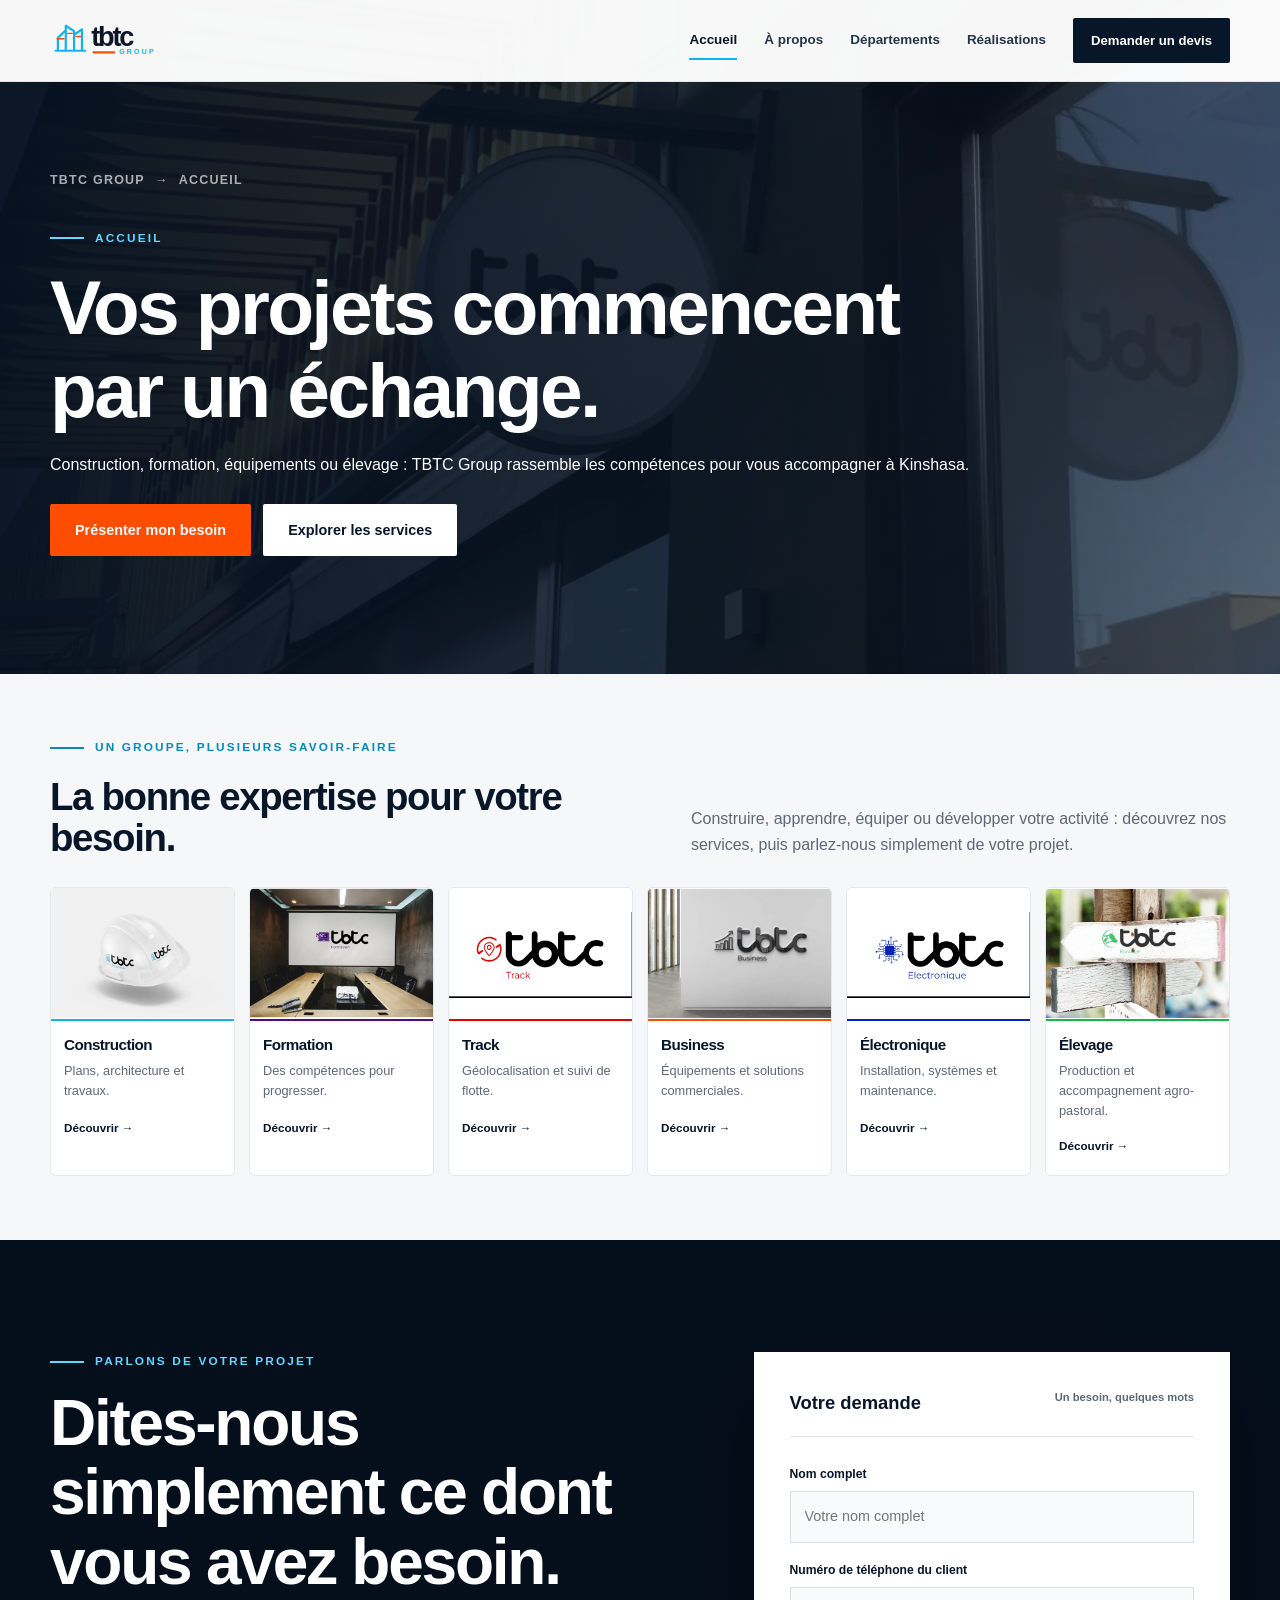
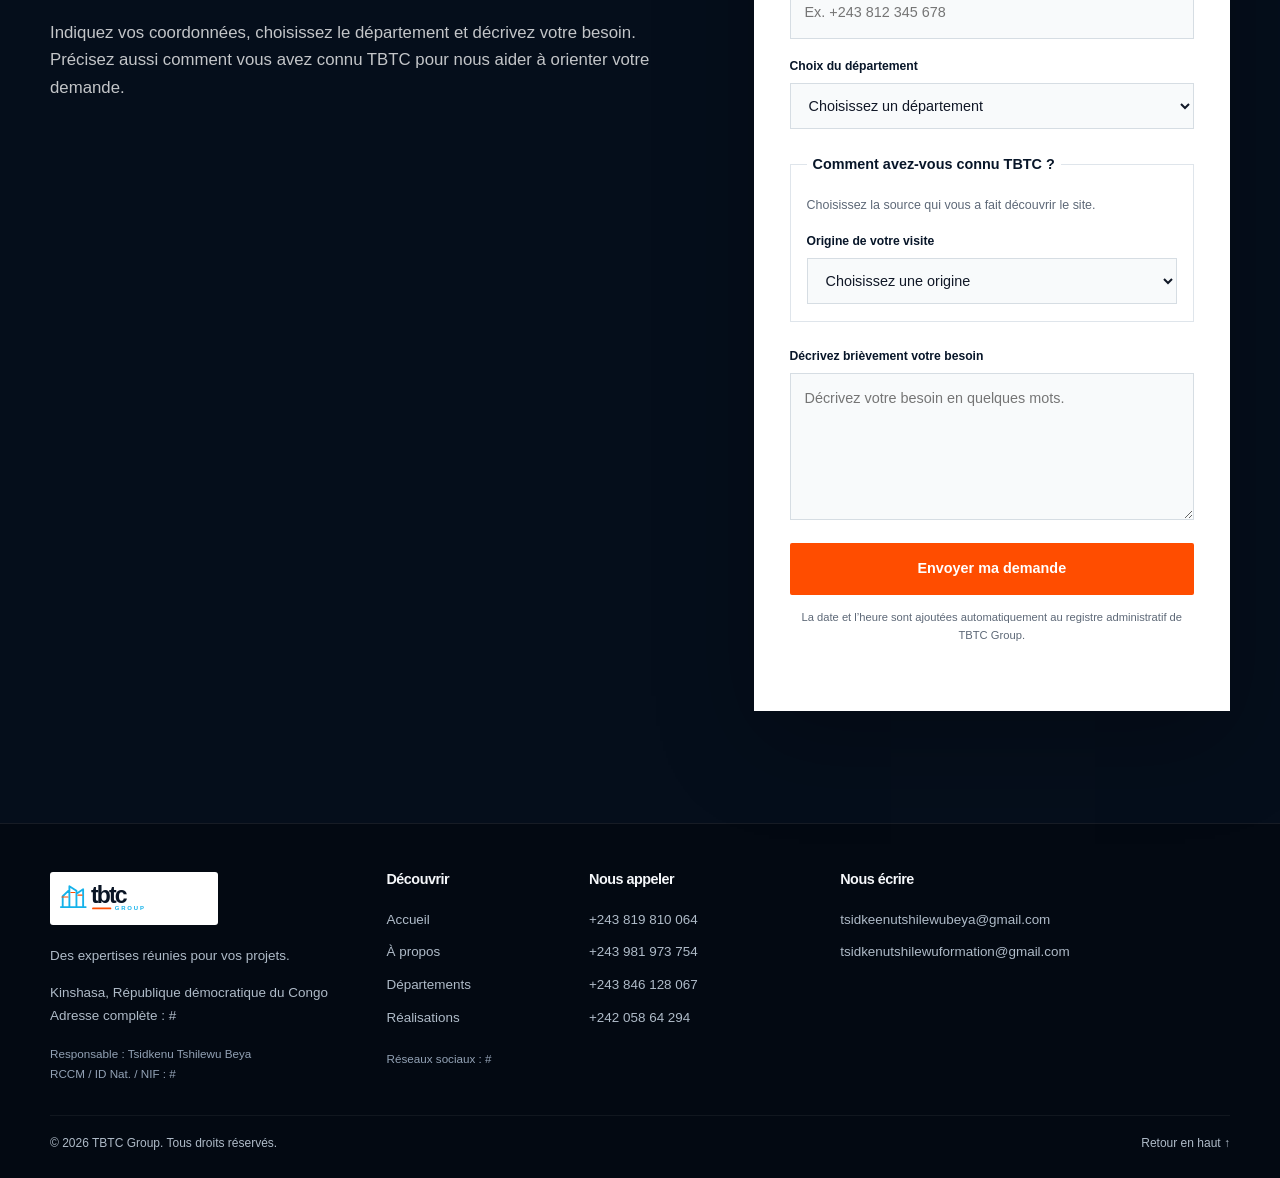
<file: index.html>
<!DOCTYPE html>
<html lang="fr">
<head>
  <meta charset="UTF-8">
  <meta name="viewport" content="width=device-width, initial-scale=1.0">
  <meta name="description" content="TBTC Group à Kinshasa : construction, formation, géolocalisation, business, électronique et élevage. Présentez simplement votre besoin.">
  <meta name="theme-color" content="#081629">
  <meta property="og:title" content="Accueil | TBTC Group">
  <meta property="og:description" content="TBTC Group à Kinshasa : construction, formation, géolocalisation, business, électronique et élevage. Présentez simplement votre besoin.">
  <meta property="og:type" content="website">
  <meta property="og:image" content="assets/images/departements/accueil.webp">
  <title>Accueil | TBTC Group</title>
  <link rel="icon" href="assets/logo-tbtc.svg" type="image/svg+xml">
  <link rel="stylesheet" href="styles.css">
</head>
<body>
  <a class="skip-link" href="#contenu">Aller au contenu</a>
  <header class="site-header" id="header">
    <div class="container header-inner">
      <a class="brand" href="index.html" aria-label="TBTC Group — Accueil">
        <img src="assets/logo-tbtc.svg" alt="TBTC Group">
      </a>
      <button class="menu-toggle" type="button" aria-expanded="false" aria-controls="navigation" aria-label="Ouvrir le menu">
        <span></span><span></span><span></span>
      </button>
      <nav class="main-nav" id="navigation" aria-label="Navigation principale">
        <a href="index.html" class="is-active" aria-current="page">Accueil</a>
        <a href="a-propos.html">À propos</a>
        <a href="departements.html">Départements</a>
        <a href="realisations.html">Réalisations</a>
        <a class="nav-cta" href="index.html#contact-form">Demander un devis</a>
      </nav>
    </div>
  </header>
  <main id="contenu">
    <section class="page-hero page-hero-contact" aria-labelledby="page-title">
      <div class="page-hero-overlay" aria-hidden="true"></div>
      <div class="container reveal">
        <p class="breadcrumb"><span>TBTC Group</span><span>→</span>Accueil</p>
        <p class="eyebrow light">Accueil</p>
        <h1 id="page-title">Vos projets commencent par un échange.</h1>
        <p>Construction, formation, équipements ou élevage : TBTC Group rassemble les compétences pour vous accompagner à Kinshasa.</p><div class="hero-actions"><a class="button button-primary" href="#contact-form">Présenter mon besoin</a><a class="button button-white" href="#services-title">Explorer les services</a></div>
      </div>
    </section>
    <section class="services-preview" aria-labelledby="services-title"><div class="container"><div class="services-intro"><div><p class="eyebrow">Un groupe, plusieurs savoir-faire</p><h2 id="services-title">La bonne expertise pour votre besoin.</h2></div><p>Construire, apprendre, équiper ou développer votre activité : découvrez nos services, puis parlez-nous simplement de votre projet.</p></div><div class="service-tiles"><a class="service-tile" href="departements.html#construction" style="--accent:#15b2ea"><img src="assets/images/departements/construction.webp" alt="" width="400" height="284" loading="lazy"><div><h3>Construction</h3><p>Plans, architecture et travaux.</p><span>Découvrir →</span></div></a><a class="service-tile" href="departements.html#formation" style="--accent:#4d0c83"><img src="assets/images/departements/formation.webp" alt="" width="400" height="284" loading="lazy"><div><h3>Formation</h3><p>Des compétences pour progresser.</p><span>Découvrir →</span></div></a><a class="service-tile" href="departements.html#track" style="--accent:#e60000"><img src="assets/images/departements/track.webp" alt="" width="400" height="284" loading="lazy"><div><h3>Track</h3><p>Géolocalisation et suivi de flotte.</p><span>Découvrir →</span></div></a><a class="service-tile" href="departements.html#business" style="--accent:#ff4d00"><img src="assets/images/departements/business.webp" alt="" width="400" height="284" loading="lazy"><div><h3>Business</h3><p>Équipements et solutions commerciales.</p><span>Découvrir →</span></div></a><a class="service-tile" href="departements.html#electronique" style="--accent:#0822bf"><img src="assets/images/departements/electronique.webp" alt="" width="400" height="284" loading="lazy"><div><h3>Électronique</h3><p>Installation, systèmes et maintenance.</p><span>Découvrir →</span></div></a><a class="service-tile" href="departements.html#elevage" style="--accent:#15b74b"><img src="assets/images/departements/elevage.webp" alt="" width="400" height="284" loading="lazy"><div><h3>Élevage</h3><p>Production et accompagnement agro-pastoral.</p><span>Découvrir →</span></div></a></div></div></section>
    <section class="contact-section" id="contact">
      <div class="container contact-layout">
        <div class="contact-copy reveal">
          <p class="eyebrow light">Parlons de votre projet</p>
          <h2>Dites-nous simplement ce dont vous avez besoin.</h2>
          <p>Indiquez vos coordonnées, choisissez le département et décrivez votre besoin. Précisez aussi comment vous avez connu TBTC pour nous aider à orienter votre demande.</p>

        </div>

        <form class="contact-form reveal delay-1" id="contact-form" action="#" method="post">
          <div class="form-heading">
            <span>Votre demande</span>
            <b>Un besoin, quelques mots</b>
          </div>
          <p class="request-context" id="request-context" hidden></p>
          <label>Nom complet
            <input type="text" name="nom" placeholder="Votre nom complet" autocomplete="name" maxlength="150" required>
          </label>
          <label>Numéro de téléphone du client
            <input type="tel" name="telephone" placeholder="Ex. +243 812 345 678" autocomplete="tel" maxlength="30" required>
          </label>
          <label>Choix du département
            <select name="departement" required>
              <option value="">Choisissez un département</option>
              <option value="construction">Construction</option>
              <option value="formation">Formation</option>
              <option value="track">Track — Géolocalisation</option>
              <option value="business">Business</option>
              <option value="electronique">Électronique</option>
              <option value="elevage">Élevage</option>
            </select>
          </label>
          <fieldset class="discovery-fields">
            <legend>Comment avez-vous connu TBTC ?</legend>
            <p class="discovery-note" id="discovery-note">Choisissez la source qui vous a fait découvrir le site.</p>
            <label>Origine de votre visite
              <select name="origine" aria-describedby="discovery-note" required>
                <option value="">Choisissez une origine</option>
                <option value="commissionnaire">Un commissionnaire</option>
                <option value="social">Réseau social / messagerie</option>
                <option value="search">Moteur de recherche</option>
                <option value="website">Lien depuis un autre site</option>
                <option value="direct">Adresse saisie ou favori</option>
                <option value="other">Autre source</option>
              </select>
            </label>
            <div id="social-fields" hidden>
              <label>Quel réseau ou quelle messagerie ?
                <select name="reseau" disabled>
                  <option value="">Choisissez un réseau</option>
                  <option>Facebook</option><option>Instagram</option><option>WhatsApp</option>
                  <option>TikTok</option><option>LinkedIn</option><option>YouTube</option>
                  <option>X</option><option>Telegram</option><option>Autre</option>
                </select>
              </label>
            </div>
            <div id="source-detail-fields" hidden>
              <label>Précisez la source
                <input name="source_detail" type="text" placeholder="Nom du site, du moteur ou de la source" maxlength="160" disabled>
              </label>
            </div>
            <div id="commission-fields" hidden>
              <label>Nom complet du commissionnaire
                <input name="commissionnaire_nom" type="text" autocomplete="off" maxlength="150" disabled>
              </label>
              <label>Numéro de téléphone du commissionnaire
                <input name="commissionnaire_telephone" type="tel" placeholder="Ex. +243 812 345 678" autocomplete="off" maxlength="30" disabled>
              </label>
            </div>
          </fieldset>
          <label>Décrivez brièvement votre besoin
            <textarea name="message" rows="5" maxlength="4000" placeholder="Ex. Je souhaite un plan architectural pour une maison R+3." required></textarea>
          </label>
          <label class="form-trap" aria-hidden="true">Site web
            <input type="text" name="website" tabindex="-1" autocomplete="off">
          </label>
          <button class="button button-primary button-full submit-button" type="submit" data-default-label="Envoyer ma demande">
            <span class="submit-button-label">Envoyer ma demande</span>
            <span class="submit-button-loader" aria-hidden="true"></span>
          </button>
          <p class="form-note">La date et l’heure sont ajoutées automatiquement au registre administratif de TBTC Group.</p>
          <p class="form-status" id="form-status" aria-live="polite"></p>
          <section class="submission-receipt" id="submission-receipt" aria-live="polite" hidden>
            <div class="receipt-check" aria-hidden="true">✓</div>
            <div class="receipt-content">
              <span class="receipt-eyebrow">Accusé d’enregistrement TBTC</span>
              <h3>Demande enregistrée avec succès</h3>
              <p>Conservez les informations ci-dessous pour le suivi de votre demande.</p>
              <dl class="receipt-details">
                <div><dt>N° d’ordre</dt><dd id="receipt-reference">#</dd></div>
                <div><dt>Date</dt><dd id="receipt-date">#</dd></div>
                <div><dt>Heure de Kinshasa</dt><dd id="receipt-time">#</dd></div>
              </dl>
            </div>
          </section>
        </form>
      </div>
    </section>
  </main>
<footer class="site-footer">
    <div class="container footer-grid">
      <div class="footer-identity">
        <a class="footer-logo" href="index.html" aria-label="TBTC Group — Accueil"><img src="assets/logo-tbtc.svg" alt="TBTC Group" width="168" height="44"></a>
        <p>Des expertises réunies pour vos projets.</p>
        <address>Kinshasa, République démocratique du Congo<br>Adresse complète : #</address>
        <p class="footer-meta">Responsable : Tsidkenu Tshilewu Beya<br>RCCM / ID Nat. / NIF : #</p>
      </div>
      <nav class="footer-links" aria-label="Navigation du pied de page">
        <h3>Découvrir</h3>
        <a href="index.html">Accueil</a>
        <a href="a-propos.html">À propos</a>
        <a href="departements.html">Départements</a>
        <a href="realisations.html">Réalisations</a>
        <p class="footer-meta">Réseaux sociaux : #</p>
      </nav>
      <div class="footer-phones">
        <h3>Nous appeler</h3>
        <a href="tel:+243819810064">+243 819 810 064</a>
        <a href="tel:+243981973754">+243 981 973 754</a>
        <a href="tel:+243846128067">+243 846 128 067</a>
        <a href="tel:+24205864294">+242 058 64 294</a>
      </div>
      <div class="footer-emails">
        <h3>Nous écrire</h3>
        <a href="mailto:tsidkeenutshilewubeya@gmail.com">tsidkeenutshilewubeya@gmail.com</a>
        <a href="mailto:tsidkenutshilewuformation@gmail.com">tsidkenutshilewuformation@gmail.com</a>
      </div>
    </div>
    <div class="container footer-bottom">
      <p>© <span class="current-year">2026</span> TBTC Group. Tous droits réservés.</p>
      <a href="#contenu">Retour en haut ↑</a>
    </div>
  </footer>
  <script src="config.js"></script>
  <script src="attribution.js"></script>
  <script src="script.js"></script>
</body>
</html>
</file>
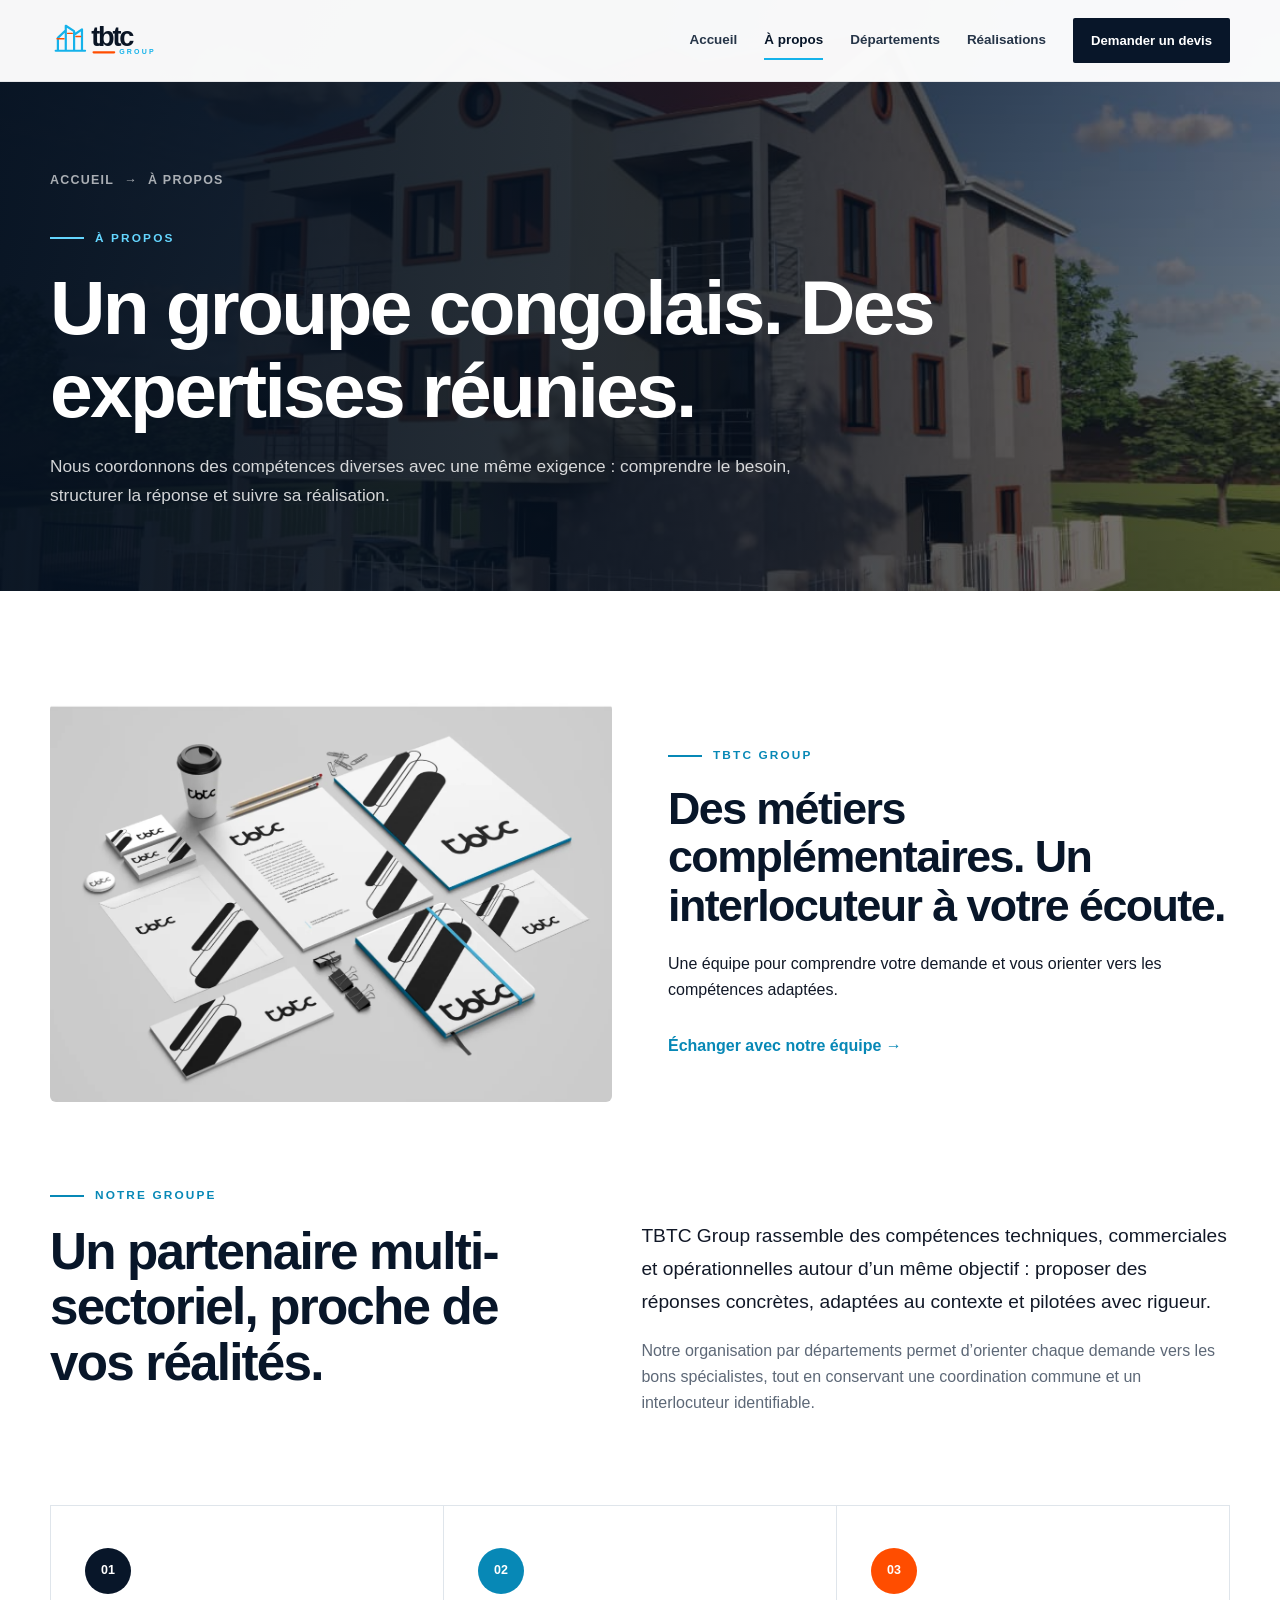
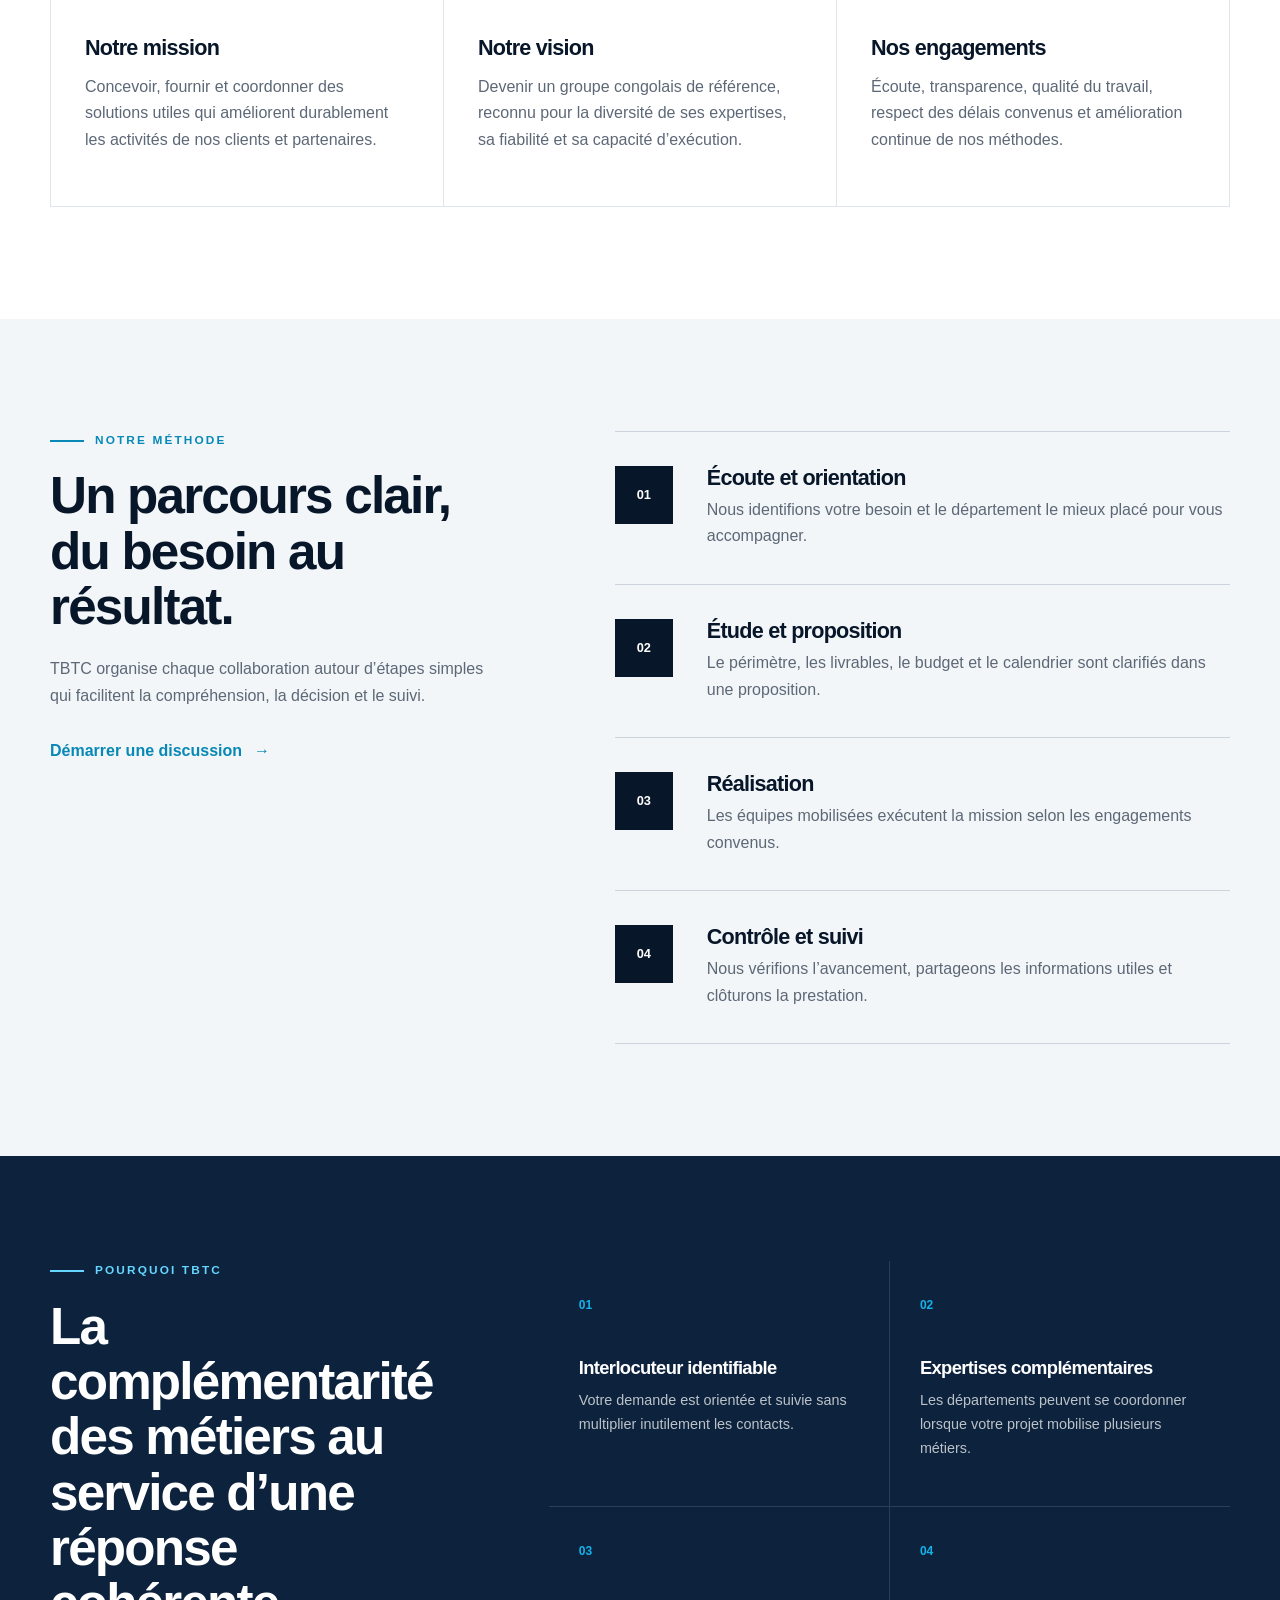
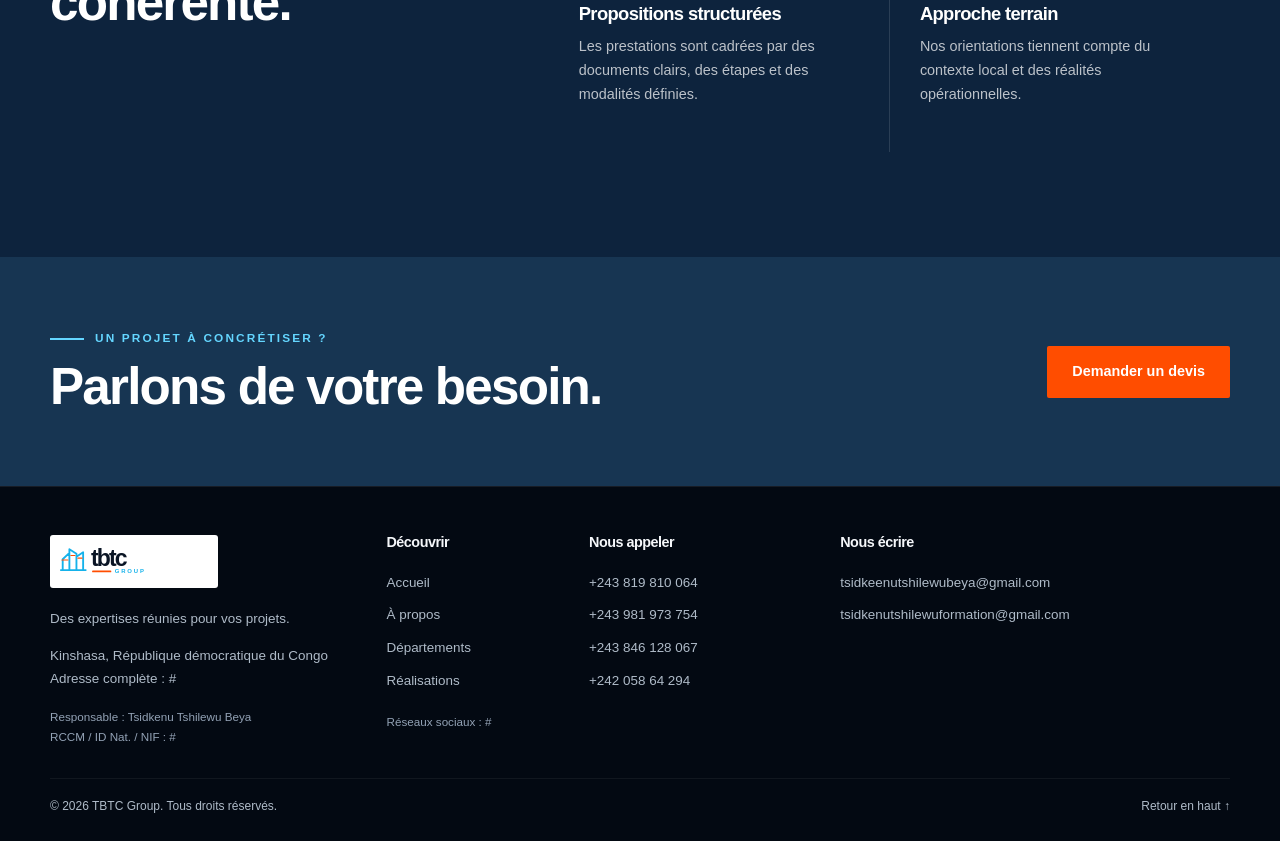
<file: a-propos.html>
<!DOCTYPE html>
<html lang="fr">
<head>
  <meta charset="UTF-8">
  <meta name="viewport" content="width=device-width, initial-scale=1.0">
  <meta name="description" content="Découvrez TBTC Group : notre mission, notre vision, nos engagements et notre méthode de travail.">
  <meta name="theme-color" content="#081629">
  <meta property="og:title" content="TBTC Group | À propos">
  <meta property="og:description" content="Découvrez TBTC Group : notre mission, notre vision, nos engagements et notre méthode de travail.">
  <meta property="og:type" content="website">
  <meta property="og:image" content="assets/images/architecture/residence-r4-facade.jpg">
  <title>TBTC Group | À propos</title>
  <link rel="icon" href="assets/logo-tbtc.svg" type="image/svg+xml">
  <link rel="stylesheet" href="styles.css">
</head>
<body>
  <a class="skip-link" href="#contenu">Aller au contenu</a>
  <header class="site-header" id="header">
    <div class="container header-inner">
      <a class="brand" href="index.html" aria-label="TBTC Group — Accueil">
        <img src="assets/logo-tbtc.svg" alt="TBTC Group">
      </a>
      <button class="menu-toggle" type="button" aria-expanded="false" aria-controls="navigation" aria-label="Ouvrir le menu">
        <span></span><span></span><span></span>
      </button>
      <nav class="main-nav" id="navigation" aria-label="Navigation principale">
        <a href="index.html">Accueil</a>
        <a href="a-propos.html" class="is-active" aria-current="page">À propos</a>
        <a href="departements.html">Départements</a>
        <a href="realisations.html">Réalisations</a>
        <a class="nav-cta" href="index.html#contact-form">Demander un devis</a>
      </nav>
    </div>
  </header>
  <main id="contenu">
    <section class="page-hero page-hero-about" aria-labelledby="page-title">
      <div class="page-hero-overlay" aria-hidden="true"></div>
      <div class="container reveal">
        <p class="breadcrumb"><a href="index.html">Accueil</a><span>→</span>À propos</p>
        <p class="eyebrow light">À propos</p>
        <h1 id="page-title">Un groupe congolais. Des expertises réunies.</h1>
        <p>Nous coordonnons des compétences diverses avec une même exigence : comprendre le besoin, structurer la réponse et suivre sa réalisation.</p>
      </div>
    </section>
<section class="section section-intro" id="groupe">
      <div class="container about-signature"><img src="assets/images/departements/groupe.webp" alt="Identité visuelle et supports TBTC Group" width="1200" height="853" loading="lazy"><div><p class="eyebrow">TBTC Group</p><h2>Des métiers complémentaires. Un interlocuteur à votre écoute.</h2><p>Une équipe pour comprendre votre demande et vous orienter vers les compétences adaptées.</p><a class="text-link" href="index.html#contact-form">Échanger avec notre équipe →</a></div></div><div class="container intro-grid">
        <div class="section-heading reveal">
          <p class="eyebrow">Notre groupe</p>
          <h2>Un partenaire multi-sectoriel, proche de vos réalités.</h2>
        </div>
        <div class="intro-copy reveal delay-1">
          <p class="lead">TBTC Group rassemble des compétences techniques, commerciales et opérationnelles autour d’un même objectif : proposer des réponses concrètes, adaptées au contexte et pilotées avec rigueur.</p>
          <p>Notre organisation par départements permet d’orienter chaque demande vers les bons spécialistes, tout en conservant une coordination commune et un interlocuteur identifiable.</p>
        </div>
      </div>

      <div class="container orientation-grid">
        <article class="orientation-card reveal">
          <span class="orientation-number">01</span>
          <h3>Notre mission</h3>
          <p>Concevoir, fournir et coordonner des solutions utiles qui améliorent durablement les activités de nos clients et partenaires.</p>
        </article>
        <article class="orientation-card reveal delay-1">
          <span class="orientation-number">02</span>
          <h3>Notre vision</h3>
          <p>Devenir un groupe congolais de référence, reconnu pour la diversité de ses expertises, sa fiabilité et sa capacité d’exécution.</p>
        </article>
        <article class="orientation-card reveal delay-2">
          <span class="orientation-number">03</span>
          <h3>Nos engagements</h3>
          <p>Écoute, transparence, qualité du travail, respect des délais convenus et amélioration continue de nos méthodes.</p>
        </article>
      </div>
    </section>
<section class="section method-section" id="methode">
      <div class="container method-layout">
        <div class="section-heading reveal">
          <p class="eyebrow">Notre méthode</p>
          <h2>Un parcours clair, du besoin au résultat.</h2>
          <p>TBTC organise chaque collaboration autour d’étapes simples qui facilitent la compréhension, la décision et le suivi.</p>
          <a class="text-link" href="index.html#contact-form">Démarrer une discussion <span>→</span></a>
        </div>
        <ol class="steps-list">
          <li class="reveal"><span>01</span><div><h3>Écoute et orientation</h3><p>Nous identifions votre besoin et le département le mieux placé pour vous accompagner.</p></div></li>
          <li class="reveal delay-1"><span>02</span><div><h3>Étude et proposition</h3><p>Le périmètre, les livrables, le budget et le calendrier sont clarifiés dans une proposition.</p></div></li>
          <li class="reveal delay-2"><span>03</span><div><h3>Réalisation</h3><p>Les équipes mobilisées exécutent la mission selon les engagements convenus.</p></div></li>
          <li class="reveal delay-3"><span>04</span><div><h3>Contrôle et suivi</h3><p>Nous vérifions l’avancement, partageons les informations utiles et clôturons la prestation.</p></div></li>
        </ol>
      </div>
    </section>
<section class="value-section">
      <div class="container value-layout">
        <div class="value-title reveal">
          <p class="eyebrow light">Pourquoi TBTC</p>
          <h2>La complémentarité des métiers au service d’une réponse cohérente.</h2>
        </div>
        <div class="value-grid">
          <article class="reveal"><span>01</span><h3>Interlocuteur identifiable</h3><p>Votre demande est orientée et suivie sans multiplier inutilement les contacts.</p></article>
          <article class="reveal delay-1"><span>02</span><h3>Expertises complémentaires</h3><p>Les départements peuvent se coordonner lorsque votre projet mobilise plusieurs métiers.</p></article>
          <article class="reveal delay-2"><span>03</span><h3>Propositions structurées</h3><p>Les prestations sont cadrées par des documents clairs, des étapes et des modalités définies.</p></article>
          <article class="reveal delay-3"><span>04</span><h3>Approche terrain</h3><p>Nos orientations tiennent compte du contexte local et des réalités opérationnelles.</p></article>
        </div>
      </div>
    </section>
<section class="cta-strip">
      <div class="container reveal">
        <div><p class="eyebrow light">Un projet à concrétiser ?</p><h2>Parlons de votre besoin.</h2></div>
        <a class="button button-primary" href="index.html#contact-form">Demander un devis</a>
      </div>
    </section>
  </main>
<footer class="site-footer">
    <div class="container footer-grid">
      <div class="footer-identity">
        <a class="footer-logo" href="index.html" aria-label="TBTC Group — Accueil"><img src="assets/logo-tbtc.svg" alt="TBTC Group" width="168" height="44"></a>
        <p>Des expertises réunies pour vos projets.</p>
        <address>Kinshasa, République démocratique du Congo<br>Adresse complète : #</address>
        <p class="footer-meta">Responsable : Tsidkenu Tshilewu Beya<br>RCCM / ID Nat. / NIF : #</p>
      </div>
      <nav class="footer-links" aria-label="Navigation du pied de page">
        <h3>Découvrir</h3>
        <a href="index.html">Accueil</a>
        <a href="a-propos.html">À propos</a>
        <a href="departements.html">Départements</a>
        <a href="realisations.html">Réalisations</a>
        <p class="footer-meta">Réseaux sociaux : #</p>
      </nav>
      <div class="footer-phones">
        <h3>Nous appeler</h3>
        <a href="tel:+243819810064">+243 819 810 064</a>
        <a href="tel:+243981973754">+243 981 973 754</a>
        <a href="tel:+243846128067">+243 846 128 067</a>
        <a href="tel:+24205864294">+242 058 64 294</a>
      </div>
      <div class="footer-emails">
        <h3>Nous écrire</h3>
        <a href="mailto:tsidkeenutshilewubeya@gmail.com">tsidkeenutshilewubeya@gmail.com</a>
        <a href="mailto:tsidkenutshilewuformation@gmail.com">tsidkenutshilewuformation@gmail.com</a>
      </div>
    </div>
    <div class="container footer-bottom">
      <p>© <span class="current-year">2026</span> TBTC Group. Tous droits réservés.</p>
      <a href="#contenu">Retour en haut ↑</a>
    </div>
  </footer>
  <script src="config.js"></script>
  <script src="attribution.js"></script>
  <script src="script.js"></script>
</body>
</html>
</file>
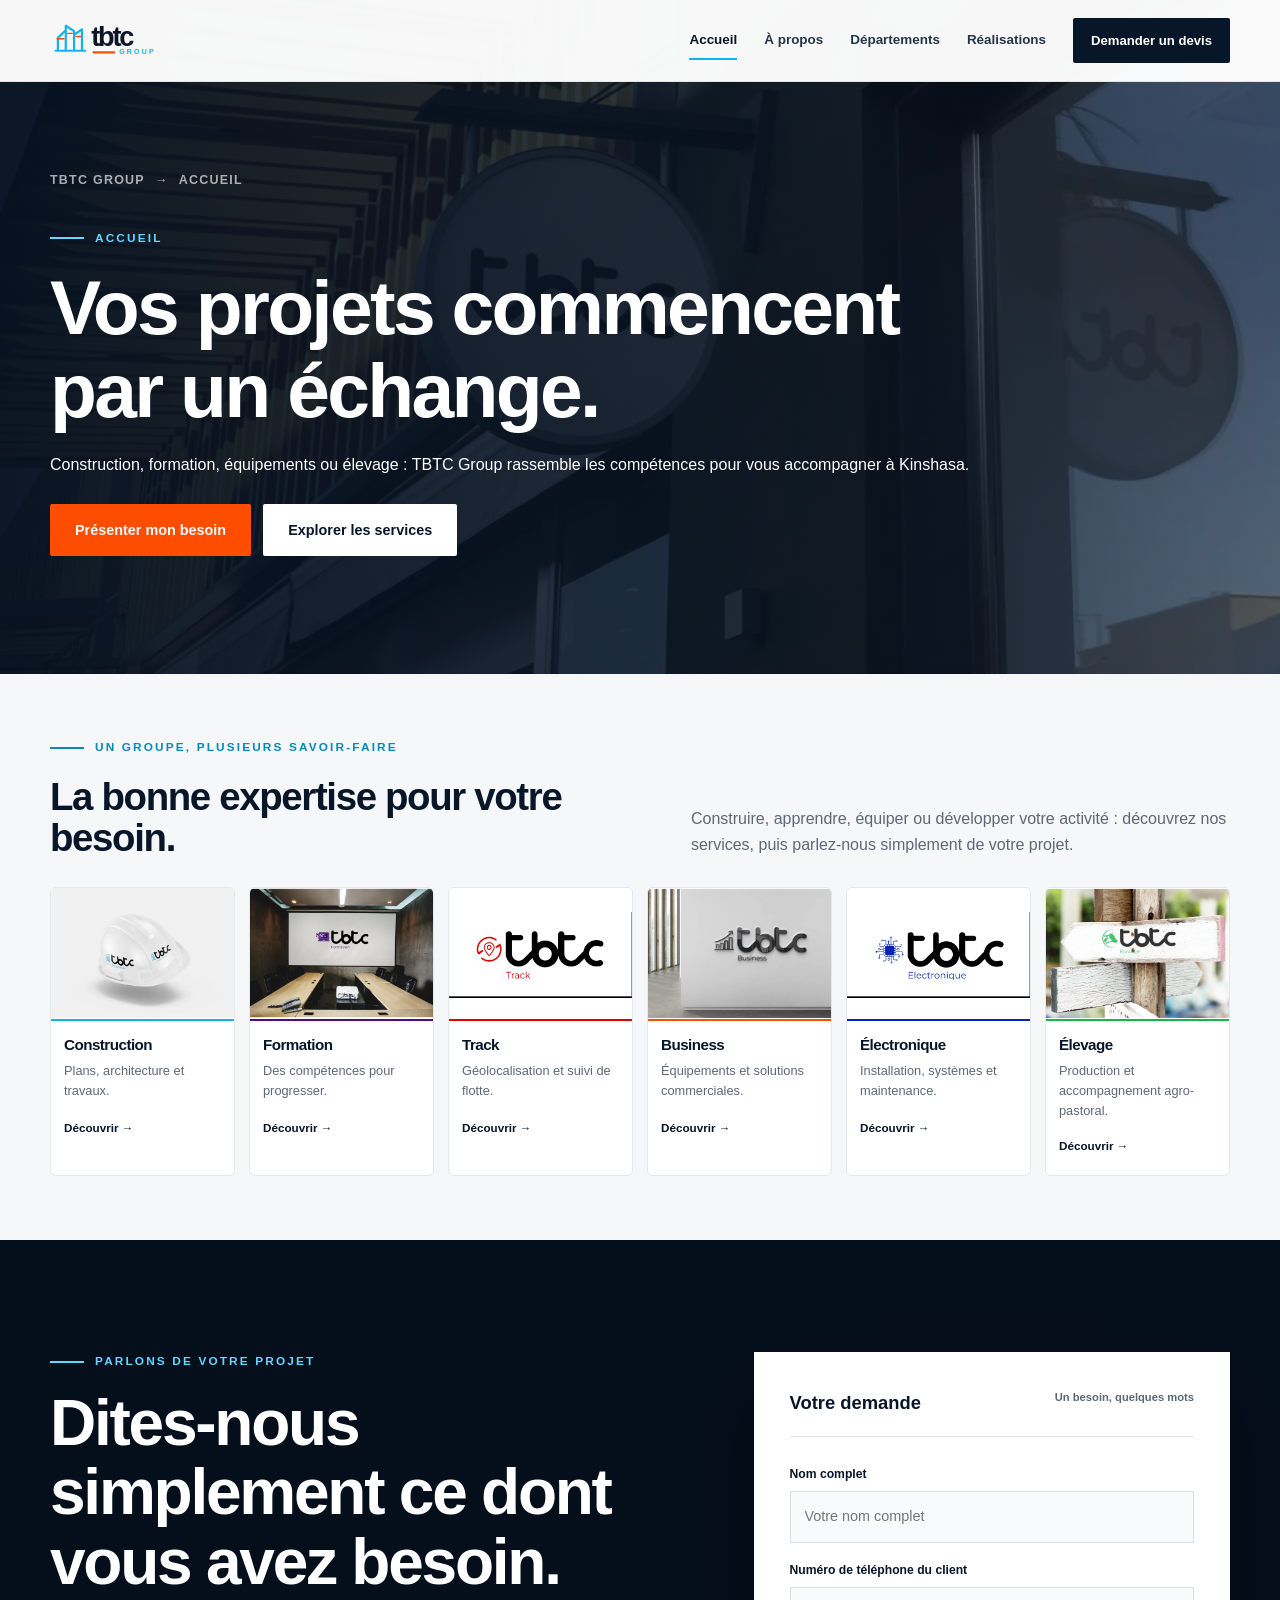
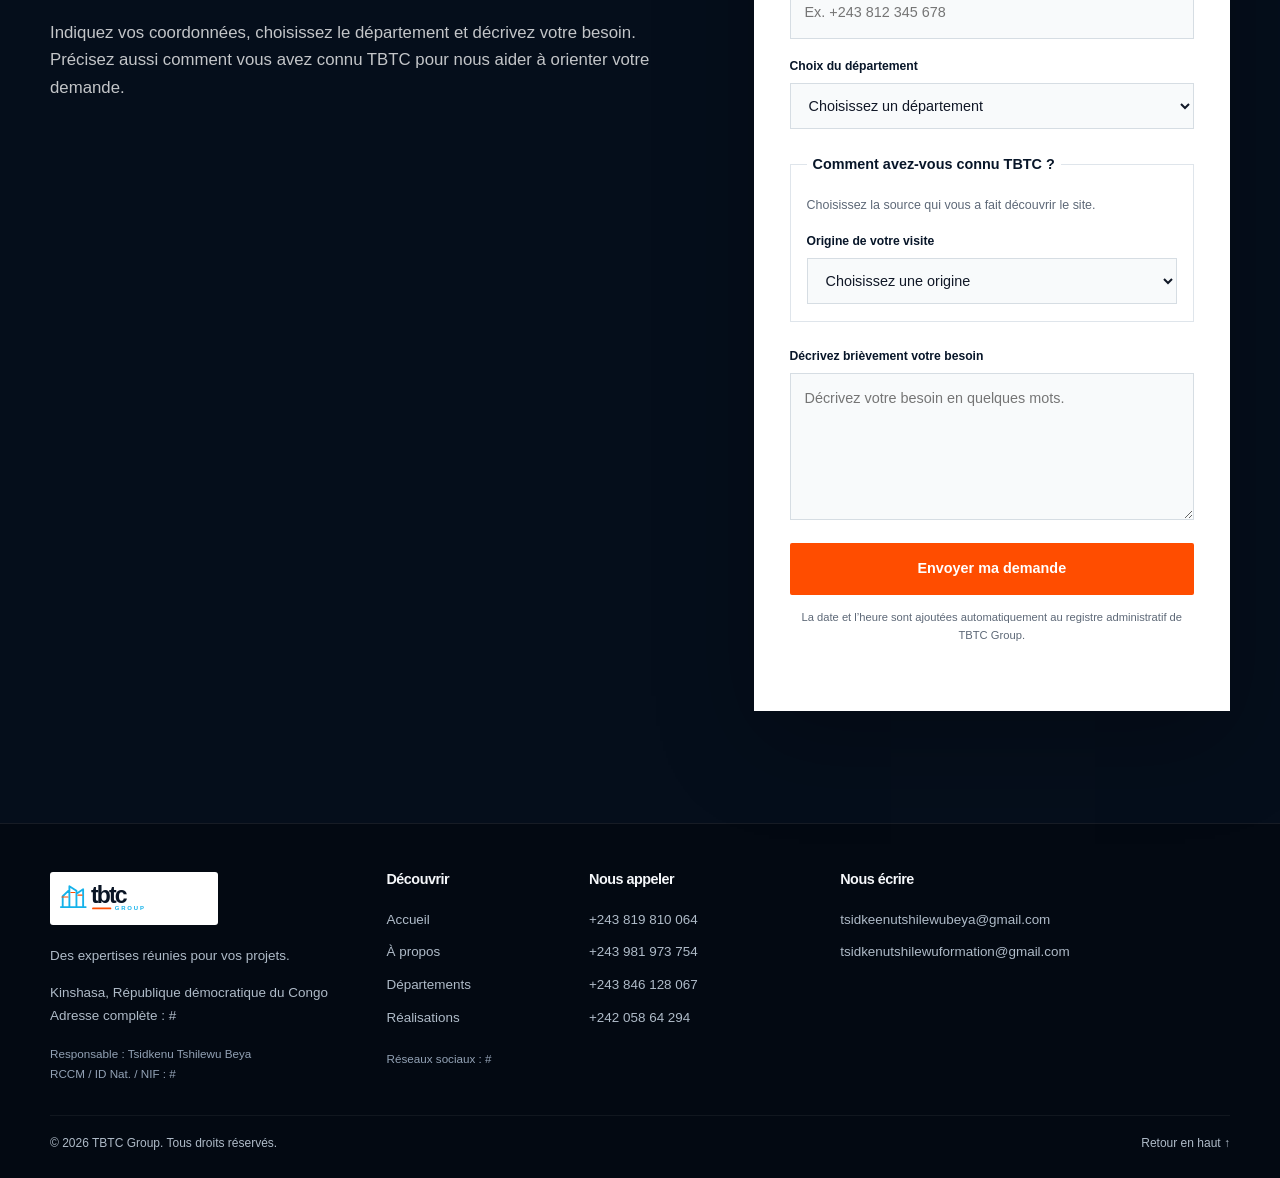
<file: contact.html>
<!DOCTYPE html>
<html lang="fr">
<head>
  <meta charset="UTF-8">
  <meta name="viewport" content="width=device-width, initial-scale=1.0">
  <meta http-equiv="refresh" content="0; url=index.html">
  <link rel="canonical" href="index.html">
  <title>Accueil | TBTC Group</title>
  <script src="attribution.js"></script>
  <script>
    let storage;
    try { storage = window.sessionStorage; } catch (_) {}
    window.TBTC_ATTRIBUTION?.resolve(window.location.href, document.referrer, storage);
    window.location.replace('index.html' + window.location.search + (window.location.hash || '#contact-form'));
  </script>
</head>
<body>
  <p>La page d’accueil est disponible sur <a href="index.html">TBTC Group</a>.</p>
</body>
</html>
</file>
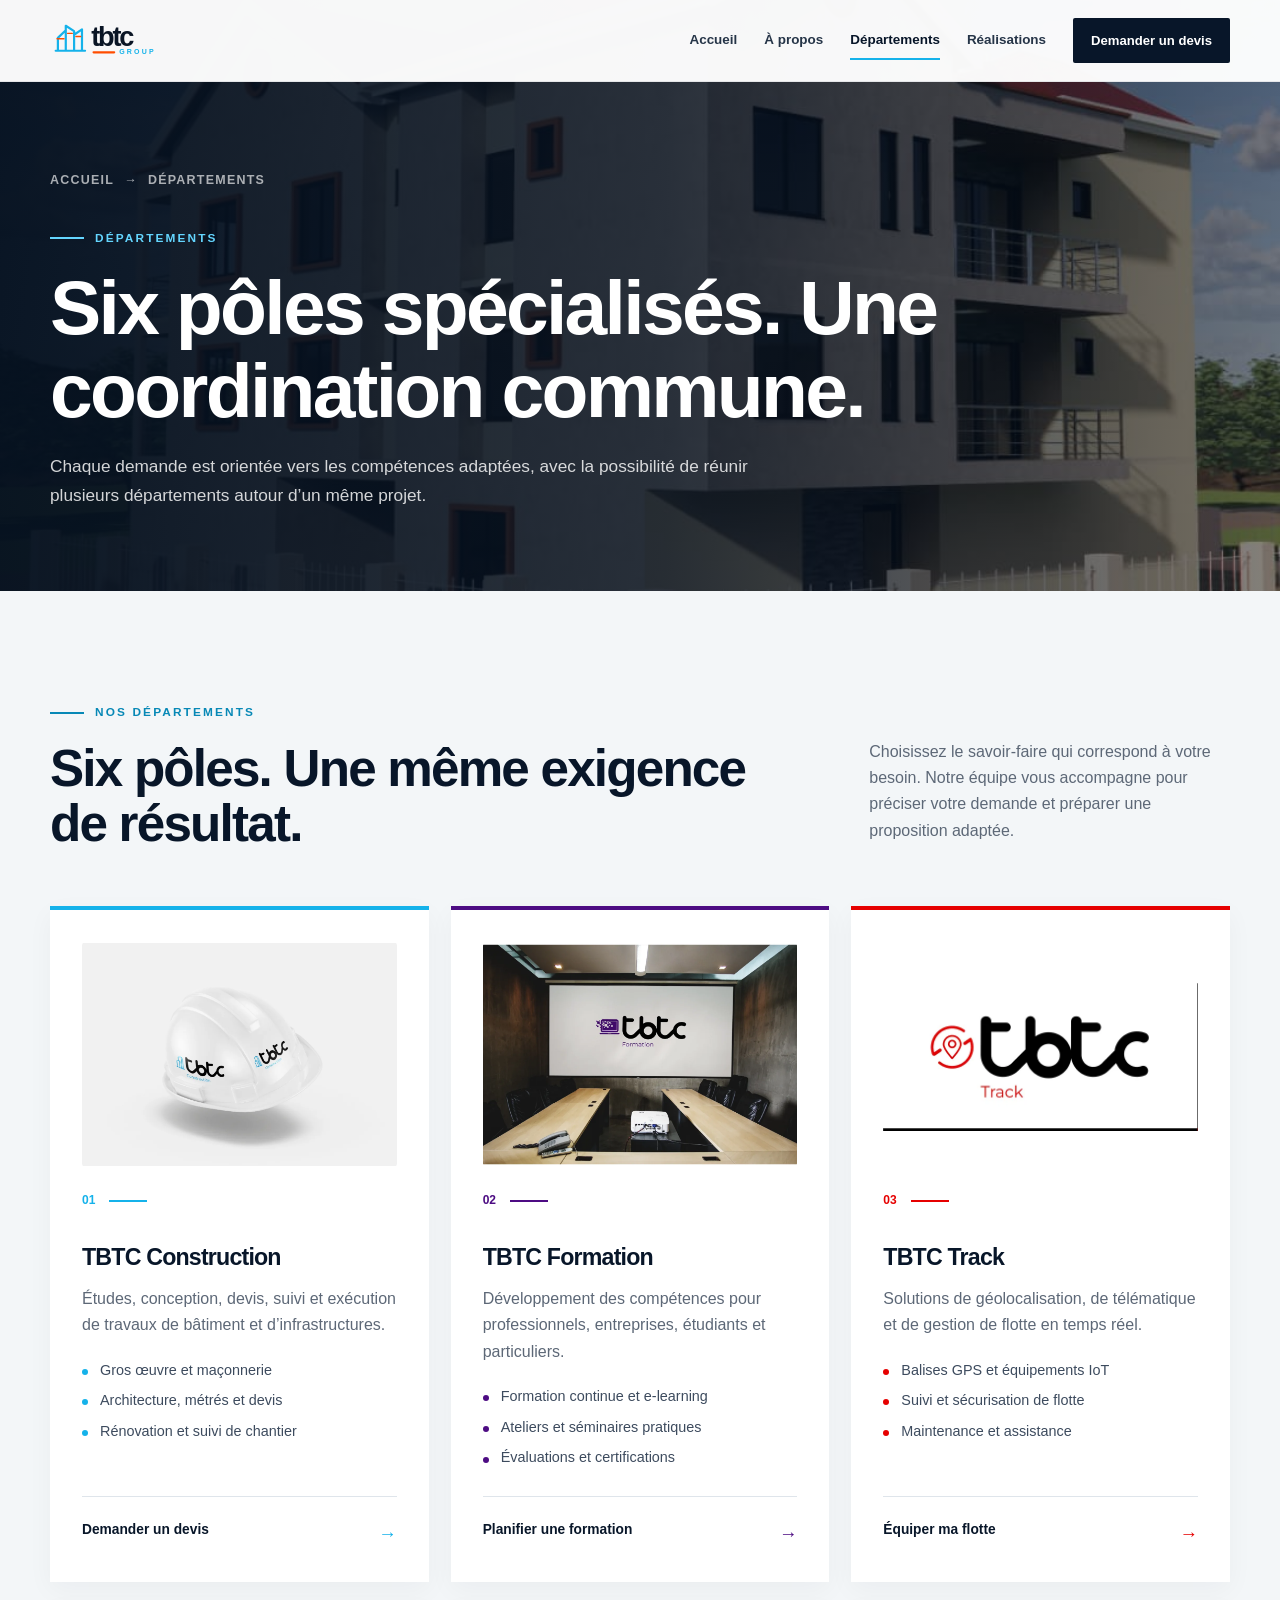
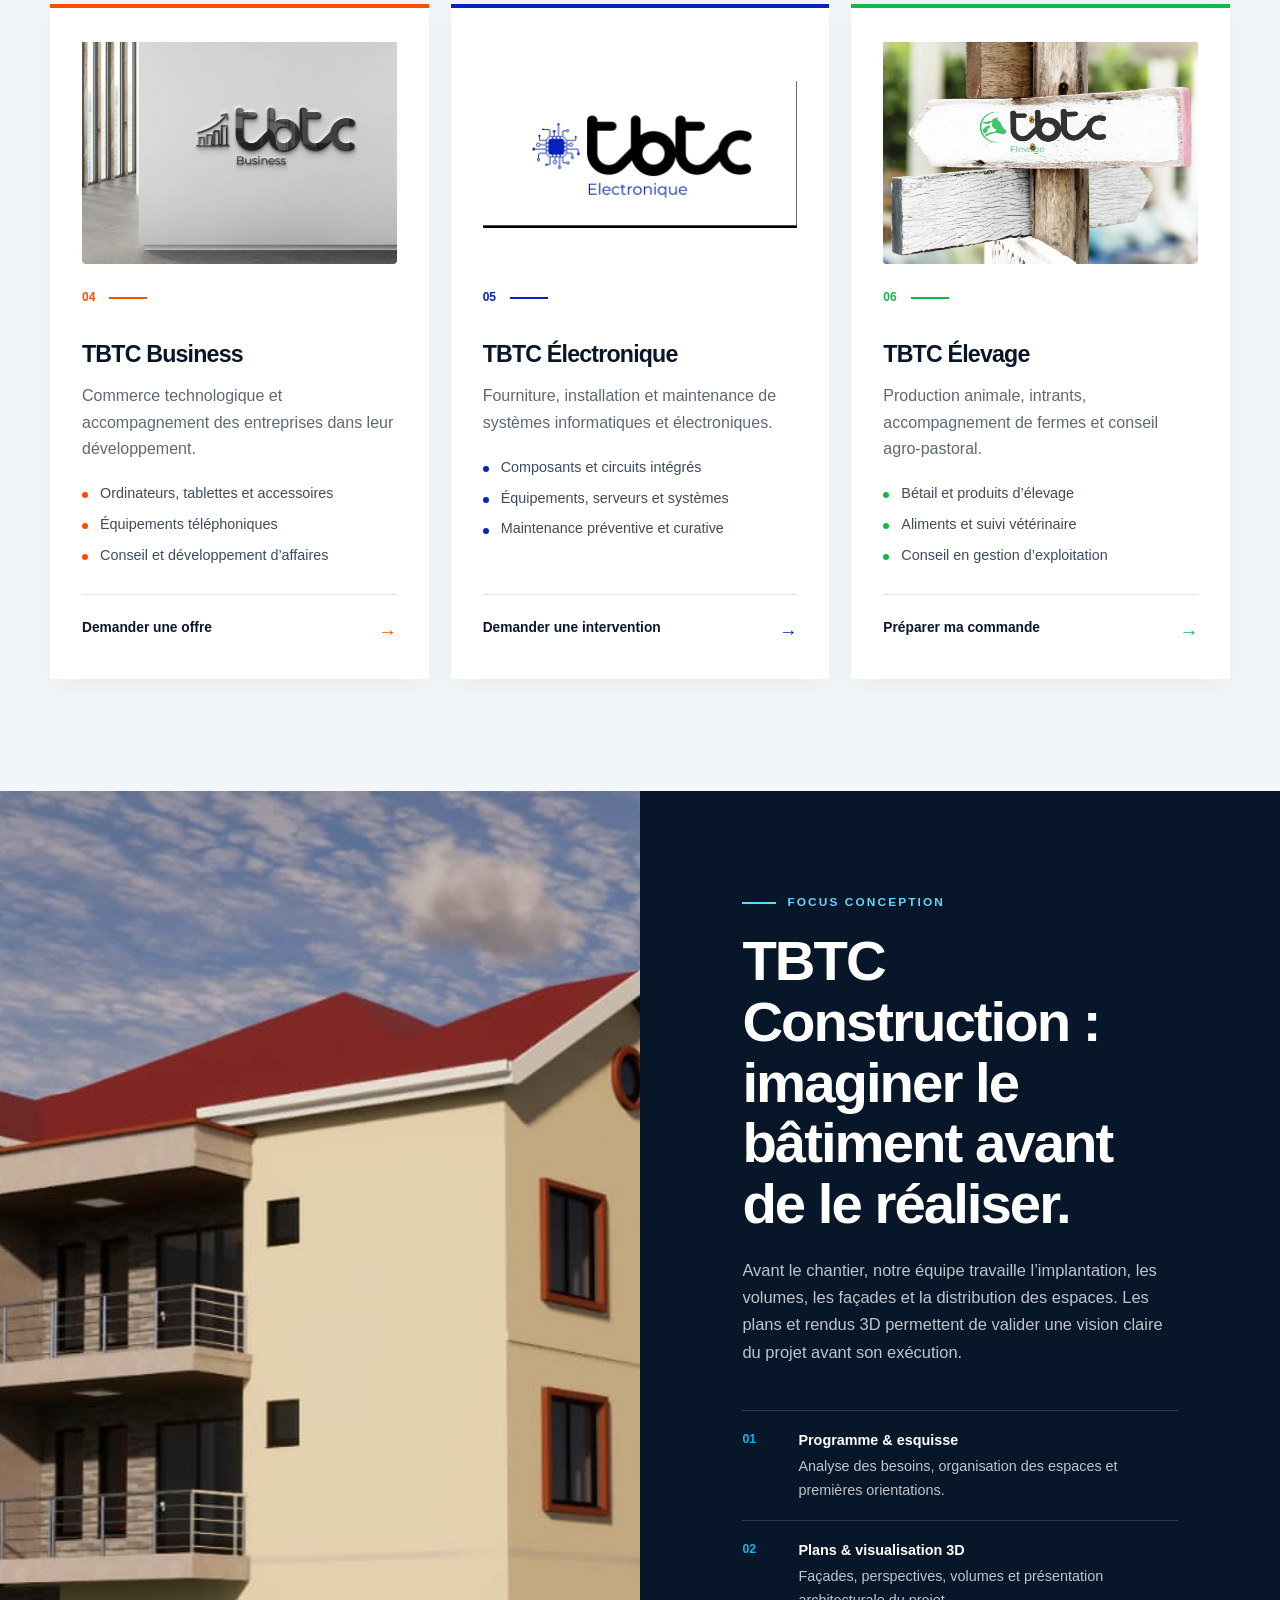
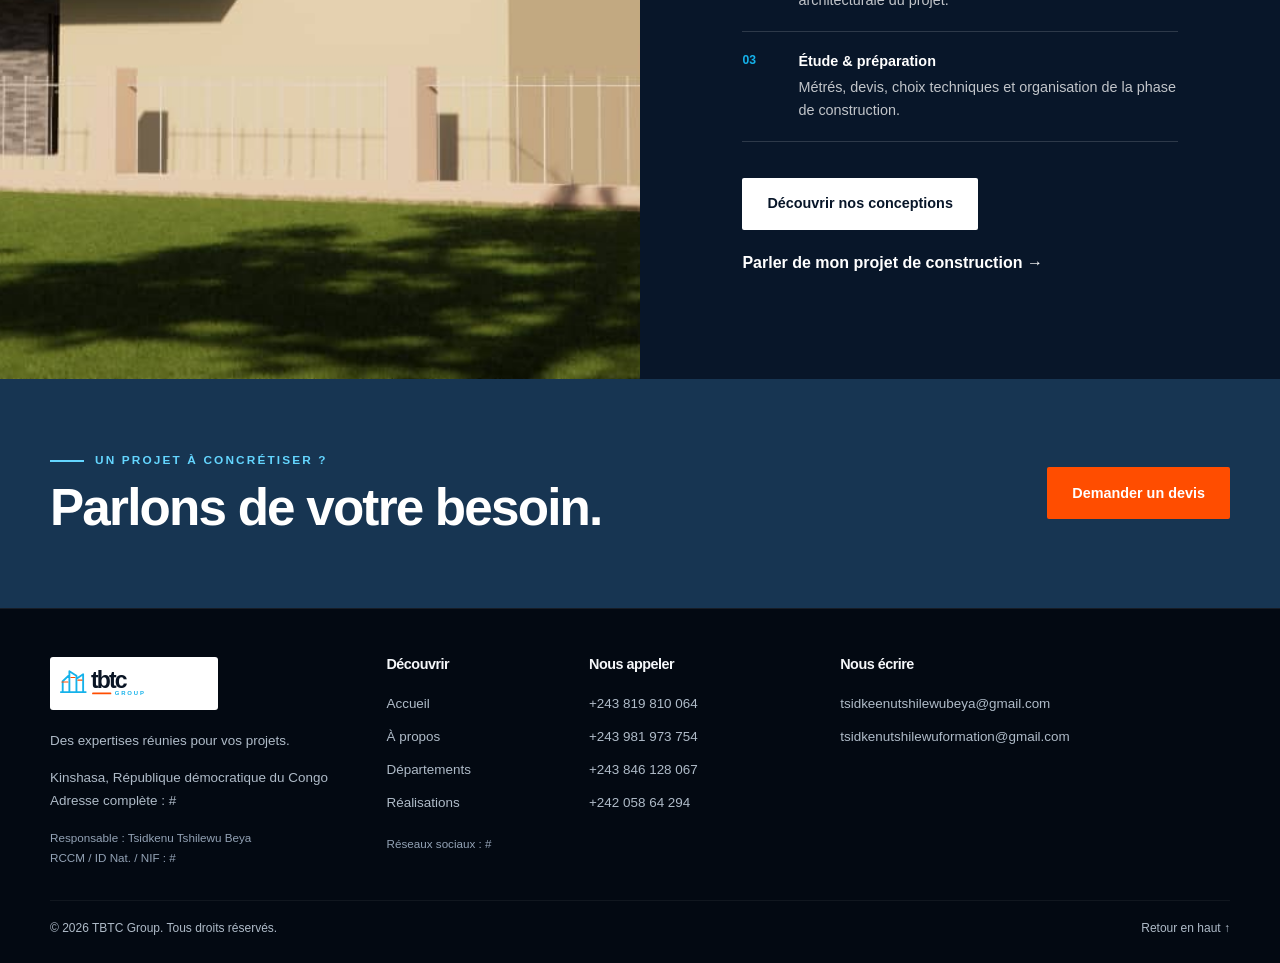
<file: departements.html>
<!DOCTYPE html>
<html lang="fr">
<head>
  <meta charset="UTF-8">
  <meta name="viewport" content="width=device-width, initial-scale=1.0">
  <meta name="description" content="Explorez les six départements de TBTC Group : Construction, Formation, Track, Business, Électronique et Élevage.">
  <meta name="theme-color" content="#081629">
  <meta property="og:title" content="Nos départements | TBTC Group">
  <meta property="og:description" content="Explorez les six départements de TBTC Group : Construction, Formation, Track, Business, Électronique et Élevage.">
  <meta property="og:type" content="website">
  <meta property="og:image" content="assets/images/architecture/residence-r4-facade.jpg">
  <title>Nos départements | TBTC Group</title>
  <link rel="icon" href="assets/logo-tbtc.svg" type="image/svg+xml">
  <link rel="stylesheet" href="styles.css">
</head>
<body>
  <a class="skip-link" href="#contenu">Aller au contenu</a>
  <header class="site-header" id="header">
    <div class="container header-inner">
      <a class="brand" href="index.html" aria-label="TBTC Group — Accueil">
        <img src="assets/logo-tbtc.svg" alt="TBTC Group">
      </a>
      <button class="menu-toggle" type="button" aria-expanded="false" aria-controls="navigation" aria-label="Ouvrir le menu">
        <span></span><span></span><span></span>
      </button>
      <nav class="main-nav" id="navigation" aria-label="Navigation principale">
        <a href="index.html">Accueil</a>
        <a href="a-propos.html">À propos</a>
        <a href="departements.html" class="is-active" aria-current="page">Départements</a>
        <a href="realisations.html">Réalisations</a>
        <a class="nav-cta" href="index.html#contact-form">Demander un devis</a>
      </nav>
    </div>
  </header>
  <main id="contenu">
    <section class="page-hero page-hero-departments" aria-labelledby="page-title">
      <div class="page-hero-overlay" aria-hidden="true"></div>
      <div class="container reveal">
        <p class="breadcrumb"><a href="index.html">Accueil</a><span>→</span>Départements</p>
        <p class="eyebrow light">Départements</p>
        <h1 id="page-title">Six pôles spécialisés. Une coordination commune.</h1>
        <p>Chaque demande est orientée vers les compétences adaptées, avec la possibilité de réunir plusieurs départements autour d’un même projet.</p>
      </div>
    </section>
<section class="section departments-section" id="departements">
      <div class="container">
        <div class="section-heading heading-row reveal">
          <div>
            <p class="eyebrow">Nos départements</p>
            <h2>Six pôles. Une même exigence de résultat.</h2>
          </div>
          <p>Choisissez le savoir-faire qui correspond à votre besoin. Notre équipe vous accompagne pour préciser votre demande et préparer une proposition adaptée.</p>
        </div>

        <div class="departments-grid">
          <article id="construction" class="department-card reveal" style="--accent:#15b2ea">
            <img class="department-visual" src="assets/images/departements/construction.webp" alt="Identité TBTC Construction" width="600" height="426" loading="lazy"><div class="department-top"><span class="department-code">01</span><span class="department-line"></span></div>
            <h3>TBTC Construction</h3>
            <p>Études, conception, devis, suivi et exécution de travaux de bâtiment et d’infrastructures.</p>
            <ul>
              <li>Gros œuvre et maçonnerie</li>
              <li>Architecture, métrés et devis</li>
              <li>Rénovation et suivi de chantier</li>
            </ul>
            <a href="index.html?service=construction#contact-form">Demander un devis <span>→</span></a>
          </article>

          <article id="formation" class="department-card reveal delay-1" style="--accent:#4d0c83">
            <img class="department-visual" src="assets/images/departements/formation.webp" alt="Identité TBTC Formation" width="600" height="426" loading="lazy"><div class="department-top"><span class="department-code">02</span><span class="department-line"></span></div>
            <h3>TBTC Formation</h3>
            <p>Développement des compétences pour professionnels, entreprises, étudiants et particuliers.</p>
            <ul>
              <li>Formation continue et e-learning</li>
              <li>Ateliers et séminaires pratiques</li>
              <li>Évaluations et certifications</li>
            </ul>
            <a href="index.html?service=formation#contact-form">Planifier une formation <span>→</span></a>
          </article>

          <article id="track" class="department-card reveal delay-2" style="--accent:#e60000">
            <img class="department-visual" src="assets/images/departements/track.webp" alt="Identité TBTC Track" width="600" height="426" loading="lazy"><div class="department-top"><span class="department-code">03</span><span class="department-line"></span></div>
            <h3>TBTC Track</h3>
            <p>Solutions de géolocalisation, de télématique et de gestion de flotte en temps réel.</p>
            <ul>
              <li>Balises GPS et équipements IoT</li>
              <li>Suivi et sécurisation de flotte</li>
              <li>Maintenance et assistance</li>
            </ul>
            <a href="index.html?service=track#contact-form">Équiper ma flotte <span>→</span></a>
          </article>

          <article id="business" class="department-card reveal" style="--accent:#ff4d00">
            <img class="department-visual" src="assets/images/departements/business.webp" alt="Identité TBTC Business" width="600" height="426" loading="lazy"><div class="department-top"><span class="department-code">04</span><span class="department-line"></span></div>
            <h3>TBTC Business</h3>
            <p>Commerce technologique et accompagnement des entreprises dans leur développement.</p>
            <ul>
              <li>Ordinateurs, tablettes et accessoires</li>
              <li>Équipements téléphoniques</li>
              <li>Conseil et développement d’affaires</li>
            </ul>
            <a href="index.html?service=business#contact-form">Demander une offre <span>→</span></a>
          </article>

          <article id="electronique" class="department-card reveal delay-1" style="--accent:#0822bf">
            <img class="department-visual" src="assets/images/departements/electronique.webp" alt="Identité TBTC Électronique" width="600" height="426" loading="lazy"><div class="department-top"><span class="department-code">05</span><span class="department-line"></span></div>
            <h3>TBTC Électronique</h3>
            <p>Fourniture, installation et maintenance de systèmes informatiques et électroniques.</p>
            <ul>
              <li>Composants et circuits intégrés</li>
              <li>Équipements, serveurs et systèmes</li>
              <li>Maintenance préventive et curative</li>
            </ul>
            <a href="index.html?service=electronique#contact-form">Demander une intervention <span>→</span></a>
          </article>

          <article id="elevage" class="department-card reveal delay-2" style="--accent:#15b74b">
            <img class="department-visual" src="assets/images/departements/elevage.webp" alt="Identité TBTC Élevage" width="600" height="426" loading="lazy"><div class="department-top"><span class="department-code">06</span><span class="department-line"></span></div>
            <h3>TBTC Élevage</h3>
            <p>Production animale, intrants, accompagnement de fermes et conseil agro-pastoral.</p>
            <ul>
              <li>Bétail et produits d’élevage</li>
              <li>Aliments et suivi vétérinaire</li>
              <li>Conseil en gestion d’exploitation</li>
            </ul>
            <a href="index.html?service=elevage#contact-form">Préparer ma commande <span>→</span></a>
          </article>
        </div>
      </div>
    </section>
<section class="construction-section" id="conception">
      <div class="construction-image reveal" role="img" aria-label="Perspective architecturale d’une résidence R+4 conçue par TBTC"></div>
      <div class="construction-content reveal delay-1">
        <p class="eyebrow light">Focus conception</p>
        <h2>TBTC Construction : imaginer le bâtiment avant de le réaliser.</h2>
        <p>Avant le chantier, notre équipe travaille l’implantation, les volumes, les façades et la distribution des espaces. Les plans et rendus 3D permettent de valider une vision claire du projet avant son exécution.</p>
        <div class="construction-services">
          <div><span>01</span><p><b>Programme & esquisse</b>Analyse des besoins, organisation des espaces et premières orientations.</p></div>
          <div><span>02</span><p><b>Plans & visualisation 3D</b>Façades, perspectives, volumes et présentation architecturale du projet.</p></div>
          <div><span>03</span><p><b>Étude & préparation</b>Métrés, devis, choix techniques et organisation de la phase de construction.</p></div>
        </div>
        <a class="button button-white" href="realisations.html">Découvrir nos conceptions</a><a class="text-link service-followup" href="index.html?service=construction#contact-form">Parler de mon projet de construction →</a>
      </div>
    </section>
<section class="cta-strip">
      <div class="container reveal">
        <div><p class="eyebrow light">Un projet à concrétiser ?</p><h2>Parlons de votre besoin.</h2></div>
        <a class="button button-primary" href="index.html#contact-form">Demander un devis</a>
      </div>
    </section>
  </main>
<footer class="site-footer">
    <div class="container footer-grid">
      <div class="footer-identity">
        <a class="footer-logo" href="index.html" aria-label="TBTC Group — Accueil"><img src="assets/logo-tbtc.svg" alt="TBTC Group" width="168" height="44"></a>
        <p>Des expertises réunies pour vos projets.</p>
        <address>Kinshasa, République démocratique du Congo<br>Adresse complète : #</address>
        <p class="footer-meta">Responsable : Tsidkenu Tshilewu Beya<br>RCCM / ID Nat. / NIF : #</p>
      </div>
      <nav class="footer-links" aria-label="Navigation du pied de page">
        <h3>Découvrir</h3>
        <a href="index.html">Accueil</a>
        <a href="a-propos.html">À propos</a>
        <a href="departements.html">Départements</a>
        <a href="realisations.html">Réalisations</a>
        <p class="footer-meta">Réseaux sociaux : #</p>
      </nav>
      <div class="footer-phones">
        <h3>Nous appeler</h3>
        <a href="tel:+243819810064">+243 819 810 064</a>
        <a href="tel:+243981973754">+243 981 973 754</a>
        <a href="tel:+243846128067">+243 846 128 067</a>
        <a href="tel:+24205864294">+242 058 64 294</a>
      </div>
      <div class="footer-emails">
        <h3>Nous écrire</h3>
        <a href="mailto:tsidkeenutshilewubeya@gmail.com">tsidkeenutshilewubeya@gmail.com</a>
        <a href="mailto:tsidkenutshilewuformation@gmail.com">tsidkenutshilewuformation@gmail.com</a>
      </div>
    </div>
    <div class="container footer-bottom">
      <p>© <span class="current-year">2026</span> TBTC Group. Tous droits réservés.</p>
      <a href="#contenu">Retour en haut ↑</a>
    </div>
  </footer>
  <script src="config.js"></script>
  <script src="attribution.js"></script>
  <script src="script.js"></script>
</body>
</html>
</file>
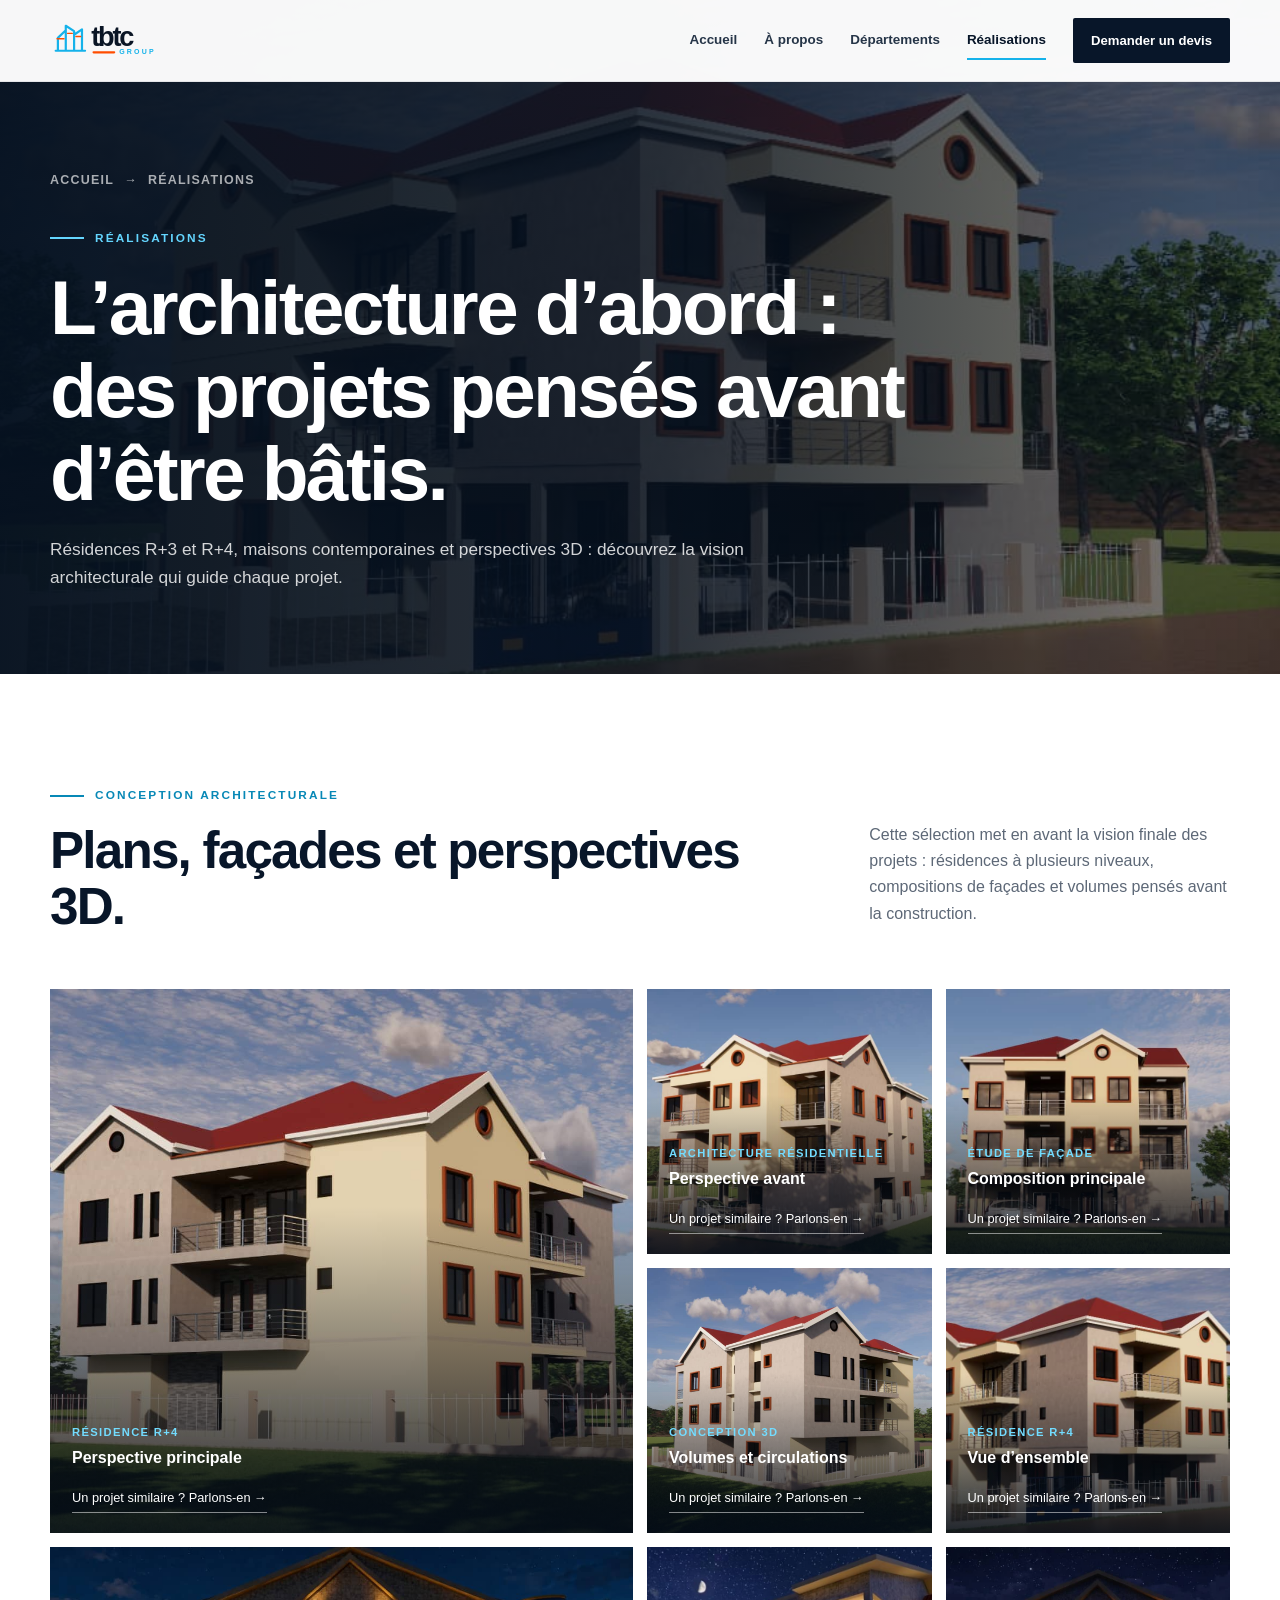
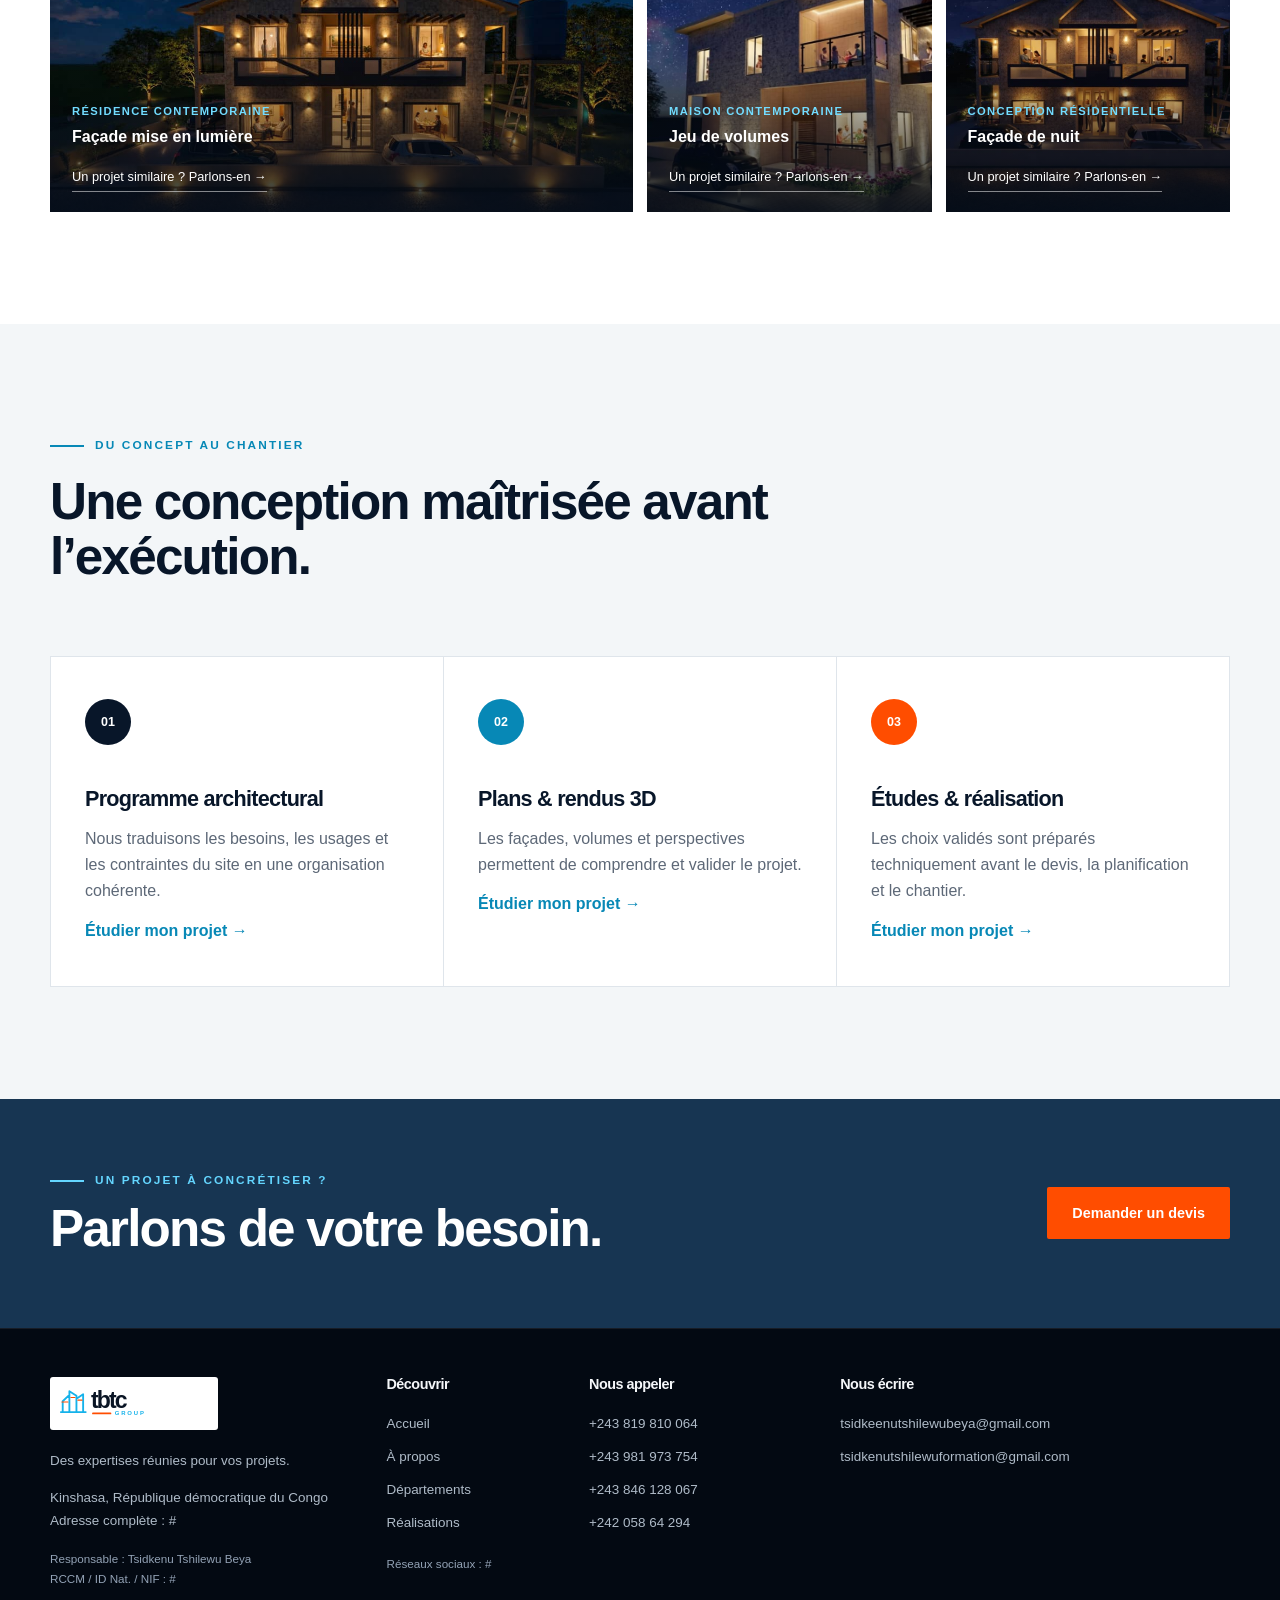
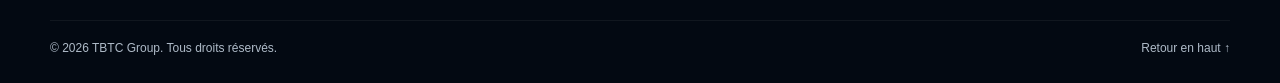
<file: realisations.html>
<!DOCTYPE html>
<html lang="fr">
<head>
  <meta charset="UTF-8">
  <meta name="viewport" content="width=device-width, initial-scale=1.0">
  <meta name="description" content="Découvrez les conceptions architecturales, façades et perspectives 3D de TBTC Group à Kinshasa.">
  <meta name="theme-color" content="#081629">
  <meta property="og:title" content="Nos réalisations | TBTC Group">
  <meta property="og:description" content="Découvrez les conceptions architecturales, façades et perspectives 3D de TBTC Group à Kinshasa.">
  <meta property="og:type" content="website">
  <meta property="og:image" content="assets/images/architecture/residence-r4-facade.jpg">
  <title>Nos réalisations | TBTC Group</title>
  <link rel="icon" href="assets/logo-tbtc.svg" type="image/svg+xml">
  <link rel="stylesheet" href="styles.css">
</head>
<body>
  <a class="skip-link" href="#contenu">Aller au contenu</a>
  <header class="site-header" id="header">
    <div class="container header-inner">
      <a class="brand" href="index.html" aria-label="TBTC Group — Accueil">
        <img src="assets/logo-tbtc.svg" alt="TBTC Group">
      </a>
      <button class="menu-toggle" type="button" aria-expanded="false" aria-controls="navigation" aria-label="Ouvrir le menu">
        <span></span><span></span><span></span>
      </button>
      <nav class="main-nav" id="navigation" aria-label="Navigation principale">
        <a href="index.html">Accueil</a>
        <a href="a-propos.html">À propos</a>
        <a href="departements.html">Départements</a>
        <a href="realisations.html" class="is-active" aria-current="page">Réalisations</a>
        <a class="nav-cta" href="index.html#contact-form">Demander un devis</a>
      </nav>
    </div>
  </header>
  <main id="contenu">
    <section class="page-hero page-hero-projects" aria-labelledby="page-title">
      <div class="page-hero-overlay" aria-hidden="true"></div>
      <div class="container reveal">
        <p class="breadcrumb"><a href="index.html">Accueil</a><span>→</span>Réalisations</p>
        <p class="eyebrow light">Réalisations</p>
        <h1 id="page-title">L’architecture d’abord : des projets pensés avant d’être bâtis.</h1>
        <p>Résidences R+3 et R+4, maisons contemporaines et perspectives 3D : découvrez la vision architecturale qui guide chaque projet.</p>
      </div>
    </section>
<section class="section projects-section" id="realisations">
      <div class="container">
        <div class="section-heading heading-row reveal">
          <div>
            <p class="eyebrow">Conception architecturale</p>
            <h2>Plans, façades et perspectives 3D.</h2>
          </div>
          <p>Cette sélection met en avant la vision finale des projets : résidences à plusieurs niveaux, compositions de façades et volumes pensés avant la construction.</p>
        </div>
        <div class="projects-grid architecture-grid">
          <figure class="project-card project-large reveal">
            <img src="assets/images/architecture/residence-r4-perspective-02.jpg" alt="Perspective principale d’une résidence R+4 conçue par TBTC" loading="eager" fetchpriority="high">
            <figcaption><span>Résidence R+4</span><strong>Perspective principale</strong><a class="project-request" href="index.html?service=construction#contact-form">Un projet similaire ? Parlons-en →</a></figcaption>
          </figure>
          <figure class="project-card reveal delay-1">
            <img src="assets/images/architecture/residence-r4-perspective-01.jpg" alt="Perspective avant d’une résidence à quatre niveaux" loading="lazy">
            <figcaption><span>Architecture résidentielle</span><strong>Perspective avant</strong><a class="project-request" href="index.html?service=construction#contact-form">Un projet similaire ? Parlons-en →</a></figcaption>
          </figure>
          <figure class="project-card reveal delay-2">
            <img src="assets/images/architecture/residence-r4-facade.jpg" alt="Façade principale d’une résidence R+4" loading="lazy">
            <figcaption><span>Étude de façade</span><strong>Composition principale</strong><a class="project-request" href="index.html?service=construction#contact-form">Un projet similaire ? Parlons-en →</a></figcaption>
          </figure>
          <figure class="project-card reveal">
            <img src="assets/images/architecture/residence-r4-perspective-03.jpg" alt="Vue arrière et distribution des volumes d’une résidence" loading="lazy">
            <figcaption><span>Conception 3D</span><strong>Volumes et circulations</strong><a class="project-request" href="index.html?service=construction#contact-form">Un projet similaire ? Parlons-en →</a></figcaption>
          </figure>
          <figure class="project-card reveal delay-1">
            <img src="assets/images/architecture/residence-r4-perspective-04.jpg" alt="Vue d’ensemble d’un immeuble résidentiel R+4" loading="lazy">
            <figcaption><span>Résidence R+4</span><strong>Vue d’ensemble</strong><a class="project-request" href="index.html?service=construction#contact-form">Un projet similaire ? Parlons-en →</a></figcaption>
          </figure>
          <figure class="project-card project-wide reveal delay-2">
            <img src="assets/images/architecture/residence-contemporaine-facade-01.jpg" alt="Façade éclairée d’une résidence contemporaine" loading="lazy">
            <figcaption><span>Résidence contemporaine</span><strong>Façade mise en lumière</strong><a class="project-request" href="index.html?service=construction#contact-form">Un projet similaire ? Parlons-en →</a></figcaption>
          </figure>
          <figure class="project-card reveal">
            <img src="assets/images/architecture/residence-contemporaine-angle.jpg" alt="Vue en angle d’une maison contemporaine à plusieurs niveaux" loading="lazy">
            <figcaption><span>Maison contemporaine</span><strong>Jeu de volumes</strong><a class="project-request" href="index.html?service=construction#contact-form">Un projet similaire ? Parlons-en →</a></figcaption>
          </figure>
          <figure class="project-card reveal delay-1">
            <img src="assets/images/architecture/residence-contemporaine-facade-02.jpg" alt="Façade nocturne d’une maison contemporaine" loading="lazy">
            <figcaption><span>Conception résidentielle</span><strong>Façade de nuit</strong><a class="project-request" href="index.html?service=construction#contact-form">Un projet similaire ? Parlons-en →</a></figcaption>
          </figure>
        </div>
      </div>
    </section>
<section class="section project-approach">
      <div class="container">
        <div class="section-heading reveal"><p class="eyebrow">Du concept au chantier</p><h2>Une conception maîtrisée avant l’exécution.</h2></div>
        <div class="orientation-grid">
          <article class="orientation-card reveal"><span class="orientation-number">01</span><h3>Programme architectural</h3><p>Nous traduisons les besoins, les usages et les contraintes du site en une organisation cohérente.</p><a class="text-link" href="index.html?service=construction#contact-form">Étudier mon projet →</a></article>
          <article class="orientation-card reveal delay-1"><span class="orientation-number">02</span><h3>Plans & rendus 3D</h3><p>Les façades, volumes et perspectives permettent de comprendre et valider le projet.</p><a class="text-link" href="index.html?service=construction#contact-form">Étudier mon projet →</a></article>
          <article class="orientation-card reveal delay-2"><span class="orientation-number">03</span><h3>Études & réalisation</h3><p>Les choix validés sont préparés techniquement avant le devis, la planification et le chantier.</p><a class="text-link" href="index.html?service=construction#contact-form">Étudier mon projet →</a></article>
        </div>
      </div>
    </section>
<section class="cta-strip">
      <div class="container reveal">
        <div><p class="eyebrow light">Un projet à concrétiser ?</p><h2>Parlons de votre besoin.</h2></div>
        <a class="button button-primary" href="index.html#contact-form">Demander un devis</a>
      </div>
    </section>
  </main>
<footer class="site-footer">
    <div class="container footer-grid">
      <div class="footer-identity">
        <a class="footer-logo" href="index.html" aria-label="TBTC Group — Accueil"><img src="assets/logo-tbtc.svg" alt="TBTC Group" width="168" height="44"></a>
        <p>Des expertises réunies pour vos projets.</p>
        <address>Kinshasa, République démocratique du Congo<br>Adresse complète : #</address>
        <p class="footer-meta">Responsable : Tsidkenu Tshilewu Beya<br>RCCM / ID Nat. / NIF : #</p>
      </div>
      <nav class="footer-links" aria-label="Navigation du pied de page">
        <h3>Découvrir</h3>
        <a href="index.html">Accueil</a>
        <a href="a-propos.html">À propos</a>
        <a href="departements.html">Départements</a>
        <a href="realisations.html">Réalisations</a>
        <p class="footer-meta">Réseaux sociaux : #</p>
      </nav>
      <div class="footer-phones">
        <h3>Nous appeler</h3>
        <a href="tel:+243819810064">+243 819 810 064</a>
        <a href="tel:+243981973754">+243 981 973 754</a>
        <a href="tel:+243846128067">+243 846 128 067</a>
        <a href="tel:+24205864294">+242 058 64 294</a>
      </div>
      <div class="footer-emails">
        <h3>Nous écrire</h3>
        <a href="mailto:tsidkeenutshilewubeya@gmail.com">tsidkeenutshilewubeya@gmail.com</a>
        <a href="mailto:tsidkenutshilewuformation@gmail.com">tsidkenutshilewuformation@gmail.com</a>
      </div>
    </div>
    <div class="container footer-bottom">
      <p>© <span class="current-year">2026</span> TBTC Group. Tous droits réservés.</p>
      <a href="#contenu">Retour en haut ↑</a>
    </div>
  </footer>
  <script src="config.js"></script>
  <script src="attribution.js"></script>
  <script src="script.js"></script>
</body>
</html>
</file>
<file: styles.css>
:root {
  --navy: #081629;
  --navy-2: #0d233d;
  --navy-3: #173552;
  --cyan: #15b2ea;
  --cyan-dark: #0788b6;
  --orange: #ff4d00;
  --ink: #111827;
  --muted: #5d6877;
  --line: #dfe5eb;
  --soft: #f3f6f8;
  --white: #ffffff;
  --container: 1180px;
  --shadow: 0 22px 60px rgba(8, 22, 41, .12);
}

* {
  box-sizing: border-box;
}

html {
  scroll-behavior: smooth;
  scroll-padding-top: 88px;
}

body {
  margin: 0;
  color: var(--ink);
  background: var(--white);
  font-family: Inter, "Segoe UI", Arial, sans-serif;
  font-size: 16px;
  line-height: 1.65;
  overflow-x: hidden;
}

body.menu-open {
  overflow: hidden;
}

img {
  display: block;
  max-width: 100%;
}

a {
  color: inherit;
  text-decoration: none;
}

button,
input,
select,
textarea {
  font: inherit;
}

button,
a,
input,
select,
textarea {
  -webkit-tap-highlight-color: transparent;
}

h1,
h2,
h3,
p {
  margin-top: 0;
}

h1,
h2,
h3 {
  color: var(--navy);
  font-weight: 800;
  line-height: 1.08;
  letter-spacing: -.035em;
}

h2 {
  margin-bottom: 22px;
  font-size: clamp(2.15rem, 4vw, 4rem);
}

h3 {
  font-size: 1.35rem;
}

.container {
  width: min(calc(100% - 48px), var(--container));
  margin-inline: auto;
}

.section {
  padding: 112px 0;
}

.skip-link {
  position: fixed;
  z-index: 9999;
  top: 10px;
  left: 10px;
  padding: 10px 16px;
  color: var(--white);
  background: var(--navy);
  transform: translateY(-150%);
}

.skip-link:focus {
  transform: translateY(0);
}

.site-header {
  position: fixed;
  z-index: 1000;
  inset: 0 0 auto;
  height: 82px;
  background: rgba(255, 255, 255, .97);
  border-bottom: 1px solid rgba(8, 22, 41, .08);
  transition: height .25s ease, box-shadow .25s ease;
}

.site-header.is-scrolled {
  height: 72px;
  box-shadow: 0 10px 35px rgba(8, 22, 41, .08);
}

.header-inner {
  display: flex;
  align-items: center;
  justify-content: space-between;
  height: 100%;
}

.brand {
  position: relative;
  z-index: 2;
  display: block;
  flex: 0 0 auto;
  width: 184px;
}

.brand img {
  width: 100%;
}

.main-nav {
  display: flex;
  align-items: center;
  gap: 27px;
}

.main-nav > a:not(.nav-cta) {
  position: relative;
  color: #263548;
  font-size: .84rem;
  font-weight: 700;
}

.main-nav > a:not(.nav-cta)::after {
  position: absolute;
  right: 0;
  bottom: -8px;
  left: 0;
  height: 2px;
  background: var(--cyan);
  content: "";
  transform: scaleX(0);
  transform-origin: right;
  transition: transform .2s ease;
}

.main-nav > a:not(.nav-cta):hover::after,
.main-nav > a:not(.nav-cta):focus-visible::after {
  transform: scaleX(1);
  transform-origin: left;
}

.nav-cta {
  padding: 12px 18px;
  color: var(--white);
  background: var(--navy);
  border-radius: 2px;
  font-size: .82rem;
  font-weight: 800;
  transition: background .2s ease, transform .2s ease;
}

.nav-cta:hover {
  background: var(--orange);
  transform: translateY(-2px);
}

.menu-toggle {
  display: none;
  width: 46px;
  height: 42px;
  padding: 10px;
  background: transparent;
  border: 0;
  cursor: pointer;
}

.menu-toggle span {
  display: block;
  width: 25px;
  height: 2px;
  margin: 5px auto;
  background: var(--navy);
  transition: transform .25s ease, opacity .25s ease;
}

.hero {
  position: relative;
  display: flex;
  min-height: min(920px, 100vh);
  padding: 158px 0 88px;
  color: var(--white);
  background: var(--navy);
  isolation: isolate;
}

.hero-media,
.hero-overlay {
  position: absolute;
  z-index: -2;
  inset: 0;
}

.hero-media {
  background: url("assets/images/architecture/residence-r4-facade.jpg") center 48% / cover no-repeat;
  filter: saturate(.92) contrast(1.04);
}

.hero-overlay {
  z-index: -1;
  background:
    linear-gradient(90deg, rgba(5, 17, 32, .97) 0%, rgba(5, 17, 32, .86) 50%, rgba(5, 17, 32, .48) 100%),
    linear-gradient(0deg, rgba(5, 17, 32, .58), transparent 42%);
}

.hero-layout {
  display: grid;
  grid-template-columns: minmax(0, 1.45fr) minmax(270px, .55fr);
  gap: 80px;
  align-items: center;
}

.hero-copy {
  max-width: 800px;
}

.eyebrow {
  display: flex;
  align-items: center;
  gap: 11px;
  margin-bottom: 18px;
  color: var(--cyan-dark);
  font-size: .74rem;
  font-weight: 900;
  letter-spacing: .18em;
  text-transform: uppercase;
}

.eyebrow::before {
  width: 34px;
  height: 2px;
  background: currentColor;
  content: "";
}

.eyebrow.light {
  color: #64d6ff;
}

.hero h1 {
  max-width: 790px;
  margin-bottom: 26px;
  color: var(--white);
  font-size: clamp(3.15rem, 6.5vw, 6.2rem);
  line-height: .98;
  letter-spacing: -.055em;
}

.hero h1 span {
  display: block;
  color: #67d8ff;
}

.hero-lead {
  max-width: 700px;
  margin-bottom: 34px;
  color: rgba(255, 255, 255, .79);
  font-size: 1.08rem;
  line-height: 1.75;
}

.hero-actions {
  display: flex;
  flex-wrap: wrap;
  gap: 13px;
  margin-bottom: 36px;
}

.button {
  display: inline-flex;
  align-items: center;
  justify-content: center;
  min-height: 52px;
  padding: 14px 24px;
  border: 1px solid transparent;
  border-radius: 2px;
  font-size: .9rem;
  font-weight: 800;
  line-height: 1.2;
  cursor: pointer;
  transition: transform .2s ease, background .2s ease, border-color .2s ease;
}

.button:hover {
  transform: translateY(-3px);
}

.button-primary {
  color: var(--white);
  background: var(--orange);
}

.button-primary:hover {
  background: #e74400;
}

.button-ghost {
  color: var(--white);
  background: rgba(255, 255, 255, .07);
  border-color: rgba(255, 255, 255, .35);
}

.button-ghost:hover {
  background: rgba(255, 255, 255, .15);
}

.button-white {
  color: var(--navy);
  background: var(--white);
}

.button-full {
  width: 100%;
}

.hero-tags {
  display: flex;
  flex-wrap: wrap;
  gap: 9px;
}

.hero-tags span {
  padding: 7px 11px;
  color: rgba(255, 255, 255, .77);
  border: 1px solid rgba(255, 255, 255, .2);
  border-radius: 99px;
  font-size: .74rem;
  font-weight: 700;
}

.hero-card {
  align-self: end;
  max-width: 320px;
  margin-left: auto;
  padding: 34px;
  background: rgba(255, 255, 255, .96);
  box-shadow: var(--shadow);
}

.hero-card .card-kicker {
  margin-bottom: 25px;
  color: var(--cyan-dark);
  font-size: .75rem;
  font-weight: 900;
  letter-spacing: .12em;
  text-transform: uppercase;
}

.hero-card > strong {
  display: block;
  margin-bottom: 4px;
  color: var(--navy);
  font-size: 5.7rem;
  line-height: .9;
  letter-spacing: -.08em;
}

.hero-card > p:not(.card-kicker) {
  color: var(--muted);
  line-height: 1.55;
}

.hero-card-footer {
  margin: 28px -34px -34px;
  padding: 20px 34px;
  color: var(--white);
  background: var(--cyan-dark);
}

.hero-card-footer span,
.hero-card-footer b {
  display: block;
}

.hero-card-footer span {
  margin-bottom: 4px;
  color: rgba(255, 255, 255, .72);
  font-size: .7rem;
  letter-spacing: .1em;
  text-transform: uppercase;
}

.hero-card-footer b {
  font-size: .9rem;
}

.scroll-cue {
  position: absolute;
  bottom: 30px;
  left: 50%;
  display: flex;
  align-items: center;
  gap: 9px;
  color: rgba(255, 255, 255, .63);
  font-size: .7rem;
  font-weight: 700;
  letter-spacing: .12em;
  text-transform: uppercase;
  transform: translateX(-50%);
}

.scroll-cue span {
  position: relative;
  width: 1px;
  height: 36px;
  background: rgba(255, 255, 255, .3);
  overflow: hidden;
}

.scroll-cue span::after {
  position: absolute;
  inset: -100% 0 auto;
  height: 100%;
  background: var(--white);
  content: "";
  animation: scroll-line 2s infinite;
}

@keyframes scroll-line {
  to { transform: translateY(200%); }
}

.intro-grid {
  display: grid;
  grid-template-columns: minmax(0, .92fr) minmax(0, 1.08fr);
  gap: 90px;
  align-items: start;
}

.section-heading h2 {
  max-width: 760px;
}

.intro-copy {
  padding-top: 34px;
  color: var(--muted);
}

.intro-copy .lead {
  color: var(--ink);
  font-size: 1.2rem;
  line-height: 1.7;
}

.orientation-grid {
  display: grid;
  grid-template-columns: repeat(3, 1fr);
  gap: 1px;
  margin-top: 72px;
  background: var(--line);
  border: 1px solid var(--line);
}

.orientation-card {
  min-height: 300px;
  padding: 42px 34px;
  background: var(--white);
}

.orientation-number {
  display: inline-grid;
  place-items: center;
  width: 46px;
  height: 46px;
  margin-bottom: 42px;
  color: var(--white);
  background: var(--navy);
  border-radius: 50%;
  font-size: .78rem;
  font-weight: 800;
}

.orientation-card:nth-child(2) .orientation-number {
  background: var(--cyan-dark);
}

.orientation-card:nth-child(3) .orientation-number {
  background: var(--orange);
}

.orientation-card h3 {
  margin-bottom: 15px;
}

.orientation-card p {
  margin-bottom: 0;
  color: var(--muted);
}

.departments-section {
  background: var(--soft);
}

.heading-row {
  display: grid;
  grid-template-columns: minmax(0, 1.35fr) minmax(260px, .65fr);
  gap: 70px;
  align-items: end;
  margin-bottom: 55px;
}

.heading-row h2 {
  margin-bottom: 0;
}

.heading-row > p {
  margin-bottom: 7px;
  color: var(--muted);
}

.departments-grid {
  display: grid;
  grid-template-columns: repeat(3, 1fr);
  gap: 22px;
}

.department-card {
  position: relative;
  display: flex;
  flex-direction: column;
  min-height: 430px;
  padding: 32px;
  background: var(--white);
  border-top: 4px solid var(--accent);
  box-shadow: 0 8px 25px rgba(8, 22, 41, .04);
  transition: transform .25s ease, box-shadow .25s ease;
}

.department-card:hover {
  z-index: 2;
  box-shadow: var(--shadow);
  transform: translateY(-8px);
}

.department-top {
  display: flex;
  align-items: center;
  gap: 14px;
  margin-bottom: 34px;
}

.department-code {
  color: var(--accent);
  font-size: .75rem;
  font-weight: 900;
}

.department-line {
  width: 38px;
  height: 2px;
  background: var(--accent);
}

.department-card h3 {
  margin-bottom: 16px;
  font-size: 1.45rem;
}

.department-card > p {
  margin-bottom: 20px;
  color: var(--muted);
}

.department-card ul {
  display: grid;
  gap: 7px;
  margin: 0 0 26px;
  padding: 0;
  list-style: none;
}

.department-card li {
  position: relative;
  padding-left: 18px;
  color: #3d4b5e;
  font-size: .9rem;
}

.department-card li::before {
  position: absolute;
  top: .7em;
  left: 0;
  width: 6px;
  height: 6px;
  background: var(--accent);
  border-radius: 50%;
  content: "";
}

.department-card > a {
  display: flex;
  justify-content: space-between;
  margin-top: auto;
  padding-top: 18px;
  color: var(--navy);
  border-top: 1px solid var(--line);
  font-size: .86rem;
  font-weight: 800;
}

.department-card > a span {
  color: var(--accent);
  font-size: 1.15rem;
}

.construction-section {
  display: grid;
  grid-template-columns: 1fr 1fr;
  min-height: 780px;
  background: var(--navy);
}

.construction-image {
  min-height: 620px;
  background: url("assets/images/architecture/residence-r4-perspective-02.jpg") center / cover no-repeat;
}

.construction-content {
  display: flex;
  flex-direction: column;
  justify-content: center;
  padding: clamp(65px, 8vw, 120px);
  color: rgba(255, 255, 255, .75);
}

.construction-content h2 {
  color: var(--white);
  font-size: clamp(2.4rem, 4.4vw, 4.7rem);
}

.construction-content > p:not(.eyebrow) {
  max-width: 650px;
  font-size: 1.03rem;
}

.construction-services {
  display: grid;
  gap: 0;
  margin: 28px 0 36px;
  border-top: 1px solid rgba(255, 255, 255, .15);
}

.construction-services > div {
  display: grid;
  grid-template-columns: 42px 1fr;
  gap: 14px;
  padding: 18px 0;
  border-bottom: 1px solid rgba(255, 255, 255, .15);
}

.construction-services span {
  color: var(--cyan);
  font-size: .76rem;
  font-weight: 900;
}

.construction-services p {
  margin: 0;
  font-size: .9rem;
}

.construction-services b {
  display: block;
  margin-bottom: 2px;
  color: var(--white);
}

.construction-content .button {
  align-self: flex-start;
}

.projects-grid {
  display: grid;
  grid-template-columns: repeat(4, 1fr);
  grid-auto-rows: 265px;
  gap: 14px;
}

.project-card {
  position: relative;
  margin: 0;
  overflow: hidden;
  background: var(--navy);
}

.project-card.project-large {
  grid-column: span 2;
  grid-row: span 2;
}

.project-card.project-wide {
  grid-column: span 2;
}

.project-card img {
  width: 100%;
  height: 100%;
  object-fit: cover;
  transition: transform .7s ease;
}

.project-card:nth-child(3) img {
  object-position: center 26%;
}

.project-card:hover img {
  transform: scale(1.06);
}

.project-card::after {
  position: absolute;
  inset: 0;
  background: linear-gradient(0deg, rgba(4, 13, 25, .88), transparent 60%);
  content: "";
}

.project-card figcaption {
  position: absolute;
  z-index: 2;
  right: 22px;
  bottom: 20px;
  left: 22px;
  color: var(--white);
}

.project-card figcaption span,
.project-card figcaption strong {
  display: block;
}

.project-card figcaption span {
  margin-bottom: 3px;
  color: #72dcff;
  font-size: .7rem;
  font-weight: 800;
  letter-spacing: .12em;
  text-transform: uppercase;
}

.project-card figcaption strong {
  font-size: 1rem;
}

.method-section {
  background: var(--soft);
}

.method-layout {
  display: grid;
  grid-template-columns: minmax(0, .85fr) minmax(0, 1.15fr);
  gap: 110px;
  align-items: start;
}

.method-layout .section-heading {
  position: sticky;
  top: 110px;
}

.method-layout .section-heading > p:not(.eyebrow) {
  color: var(--muted);
}

.text-link {
  display: inline-flex;
  gap: 12px;
  margin-top: 13px;
  color: var(--cyan-dark);
  font-weight: 800;
}

.steps-list {
  margin: 0;
  padding: 0;
  list-style: none;
}

.steps-list li {
  display: grid;
  grid-template-columns: 68px 1fr;
  gap: 24px;
  padding: 34px 0;
  border-top: 1px solid #ccd5dd;
}

.steps-list li:last-child {
  border-bottom: 1px solid #ccd5dd;
}

.steps-list > li > span {
  display: grid;
  place-items: center;
  width: 58px;
  height: 58px;
  color: var(--white);
  background: var(--navy);
  font-size: .8rem;
  font-weight: 900;
}

.steps-list h3 {
  margin-bottom: 8px;
}

.steps-list p {
  margin: 0;
  color: var(--muted);
}

.value-section {
  padding: 105px 0;
  color: rgba(255, 255, 255, .72);
  background: var(--navy-2);
}

.value-layout {
  display: grid;
  grid-template-columns: minmax(0, .75fr) minmax(0, 1.25fr);
  gap: 90px;
}

.value-title h2 {
  color: var(--white);
  font-size: clamp(2.2rem, 4vw, 3.8rem);
}

.value-grid {
  display: grid;
  grid-template-columns: 1fr 1fr;
  gap: 1px;
  background: rgba(255, 255, 255, .12);
}

.value-grid article {
  min-height: 245px;
  padding: 30px;
  background: var(--navy-2);
}

.value-grid span {
  color: var(--cyan);
  font-size: .75rem;
  font-weight: 900;
}

.value-grid h3 {
  margin: 40px 0 12px;
  color: var(--white);
  font-size: 1.15rem;
}

.value-grid p {
  margin: 0;
  font-size: .9rem;
}

.contact-section {
  padding: 112px 0;
  color: rgba(255, 255, 255, .76);
  background: #050e1b;
}

.contact-layout {
  display: grid;
  grid-template-columns: minmax(0, .95fr) minmax(430px, .75fr);
  gap: 100px;
}

.contact-copy h2 {
  max-width: 630px;
  color: var(--white);
  font-size: clamp(2.8rem, 5vw, 5rem);
}

.contact-copy > p:not(.eyebrow) {
  max-width: 610px;
  font-size: 1.05rem;
}

.contact-details {
  display: grid;
  grid-template-columns: 1fr 1.4fr;
  gap: 28px 40px;
  margin-top: 48px;
}

.contact-details > div:last-child {
  grid-column: 1 / -1;
}

.contact-details span {
  display: block;
  margin-bottom: 9px;
  color: var(--cyan);
  font-size: .7rem;
  font-weight: 900;
  letter-spacing: .15em;
  text-transform: uppercase;
}

.contact-details a,
.contact-details p {
  display: block;
  margin-bottom: 5px;
  color: rgba(255, 255, 255, .88);
  font-size: .9rem;
  overflow-wrap: anywhere;
}

.contact-details a:hover {
  color: var(--cyan);
}

.contact-form {
  padding: 36px;
  color: var(--ink);
  background: var(--white);
  box-shadow: 0 30px 90px rgba(0, 0, 0, .25);
}

.form-heading {
  display: flex;
  justify-content: space-between;
  gap: 20px;
  margin-bottom: 27px;
  padding-bottom: 18px;
  border-bottom: 1px solid var(--line);
}

.form-heading span {
  color: var(--navy);
  font-size: 1.15rem;
  font-weight: 800;
}

.form-heading b {
  color: var(--muted);
  font-size: .7rem;
  font-weight: 600;
}

.contact-form label {
  display: block;
  margin-bottom: 17px;
  color: var(--navy);
  font-size: .76rem;
  font-weight: 800;
}

.form-row {
  display: grid;
  grid-template-columns: 1fr 1fr;
  gap: 15px;
}

.contact-form input,
.contact-form select,
.contact-form textarea {
  width: 100%;
  margin-top: 7px;
  padding: 13px 14px;
  color: var(--ink);
  background: #f8fafb;
  border: 1px solid #d6dde3;
  border-radius: 0;
  outline: none;
  font-size: .9rem;
  font-weight: 400;
  transition: border-color .2s ease, box-shadow .2s ease;
}

.contact-form textarea {
  resize: vertical;
}

.contact-form input:focus,
.contact-form select:focus,
.contact-form textarea:focus {
  border-color: var(--cyan-dark);
  box-shadow: 0 0 0 3px rgba(21, 178, 234, .12);
}

.form-note {
  margin: 13px 0 0;
  color: var(--muted);
  font-size: .7rem;
  text-align: center;
}

.form-status {
  min-height: 22px;
  margin: 8px 0 0;
  color: var(--cyan-dark);
  font-size: .78rem;
  text-align: center;
}

.form-status.is-error {
  color: #b42318;
}

.submit-button {
  position: relative;
  display: inline-flex;
  align-items: center;
  justify-content: center;
  gap: 10px;
}

.submit-button-loader {
  display: none;
  width: 18px;
  height: 18px;
  border: 2px solid rgba(255, 255, 255, .4);
  border-top-color: #fff;
  border-radius: 50%;
  animation: submit-spin .75s linear infinite;
}

.submit-button.is-loading .submit-button-loader {
  display: inline-block;
}

.submission-receipt {
  display: grid;
  grid-template-columns: auto minmax(0, 1fr);
  gap: 16px;
  margin-top: 22px;
  padding: 22px;
  text-align: left;
  background: #effcf5;
  border: 1px solid #a6e3c3;
  box-shadow: 0 18px 44px rgba(14, 119, 74, .12);
}

.submission-receipt[hidden] {
  display: none;
}

.receipt-check {
  display: grid;
  width: 42px;
  height: 42px;
  color: #fff;
  background: #14804a;
  border-radius: 50%;
  place-items: center;
  font-size: 1.25rem;
  font-weight: 900;
}

.receipt-eyebrow {
  color: #127447;
  font-size: .7rem;
  font-weight: 900;
  letter-spacing: .1em;
  text-transform: uppercase;
}

.receipt-content h3 {
  margin: 4px 0 5px;
  color: var(--navy);
  font-size: 1.05rem;
}

.receipt-content > p {
  margin: 0;
  color: var(--muted);
  font-size: .76rem;
}

.receipt-details {
  display: grid;
  grid-template-columns: 1.3fr 1fr 1fr;
  gap: 10px;
  margin: 17px 0 0;
}

.receipt-details div {
  min-width: 0;
  padding-top: 10px;
  border-top: 1px solid rgba(20, 128, 74, .2);
}

.receipt-details dt {
  color: #527064;
  font-size: .64rem;
  font-weight: 800;
  text-transform: uppercase;
}

.receipt-details dd {
  margin: 4px 0 0;
  color: #0d5633;
  overflow-wrap: anywhere;
  font-size: .78rem;
  font-weight: 800;
}

@keyframes submit-spin {
  to { transform: rotate(360deg); }
}
.form-trap {
  position: absolute !important;
  width: 1px !important;
  height: 1px !important;
  overflow: hidden !important;
  clip: rect(0 0 0 0) !important;
  white-space: nowrap !important;
}

.contact-form button:disabled {
  cursor: wait;
  opacity: .82;
  transform: none;
}
.site-footer {
  color: #afbbc8;
  background: #030912;
  border-top: 1px solid rgba(255, 255, 255, .08);
}

.footer-grid {
  display: grid;
  grid-template-columns: minmax(0,1.25fr) minmax(0,.7fr) minmax(0,.9fr) minmax(0,1.6fr);
  align-items: start;
  gap: 32px;
  padding: 48px 0 32px;
}
.footer-grid > * { min-width: 0; }
.footer-grid h3 { margin: 0 0 18px; color: #f5f7fa; font-size: .9rem; font-weight: 700; }
.footer-grid p, .footer-grid address, .footer-grid a { font-size: .84rem; line-height: 1.7; }
.footer-grid p, .footer-grid address { margin: 0 0 14px; font-style: normal; }
.footer-grid a { color: #afbbc8; text-decoration: none; }
.footer-grid a:hover, .footer-bottom a:hover { color: var(--cyan); }
.footer-links > a, .footer-phones > a, .footer-emails > a {
  display: block;
  width: fit-content;
  max-width: 100%;
  margin-bottom: 4px;
  padding: 3px 0;
  overflow-wrap: anywhere;
}
.footer-phones > a { white-space: nowrap; }
.footer-logo { display: inline-block; margin-bottom: 12px; }
.footer-logo img { display: block; width: 168px; height: auto; padding: 6px; background: #fff; border-radius: 3px; }
.footer-grid .footer-meta { margin-top: 16px; margin-bottom: 0; font-size: .73rem; color: #93a2b5; }
.footer-bottom {
  display: flex;
  justify-content: space-between;
  align-items: center;
  gap: 16px;
  padding: 18px 0 24px;
  border-top: 1px solid rgba(255,255,255,.055);
  font-size: .75rem;
}
.footer-bottom p { margin: 0; }
@media (max-width: 1000px) {
  .footer-grid { grid-template-columns: repeat(2,minmax(0,1fr)); gap: 30px 40px; }
}
@media (max-width: 680px) {
  .footer-grid { grid-template-columns: minmax(0,.85fr) minmax(0,1.15fr); padding: 32px 0 26px; gap: 28px 20px; }
  .footer-identity, .footer-emails { grid-column: 1 / -1; }
  .footer-grid h3 { margin-bottom: 12px; }
  .footer-links > a, .footer-phones > a, .footer-emails > a { padding: 6px 0; }
  .footer-bottom { align-items: flex-start; }
}

.reveal {
  opacity: 0;
  transform: translateY(24px);
  transition: opacity .7s ease, transform .7s ease;
}

.reveal.delay-1 { transition-delay: .08s; }
.reveal.delay-2 { transition-delay: .16s; }
.reveal.delay-3 { transition-delay: .24s; }

.reveal.is-visible {
  opacity: 1;
  transform: none;
}

:focus-visible {
  outline: 3px solid var(--orange);
  outline-offset: 3px;
}

@media (max-width: 1100px) {
  .main-nav {
    gap: 18px;
  }

  .main-nav > a:not(.nav-cta) {
    font-size: .77rem;
  }

  .hero-layout {
    gap: 40px;
  }

  .departments-grid {
    grid-template-columns: repeat(2, 1fr);
  }

  .construction-content {
    padding: 70px 55px;
  }

  .contact-layout {
    gap: 55px;
  }
}

@media (max-width: 920px) {
  .site-header,
  .site-header.is-scrolled {
    height: 72px;
  }

  .brand {
    width: 158px;
  }

  .menu-toggle {
    position: relative;
    z-index: 2;
    display: block;
  }

  .menu-open .menu-toggle span:nth-child(1) {
    transform: translateY(7px) rotate(45deg);
  }

  .menu-open .menu-toggle span:nth-child(2) {
    opacity: 0;
  }

  .menu-open .menu-toggle span:nth-child(3) {
    transform: translateY(-7px) rotate(-45deg);
  }

  .main-nav {
    position: fixed;
    z-index: 1;
    top: 72px;
    right: 0;
    bottom: 0;
    display: flex;
    flex-direction: column;
    align-items: stretch;
    width: min(86vw, 380px);
    padding: 38px 30px;
    background: var(--white);
    box-shadow: -20px 30px 60px rgba(8, 22, 41, .18);
    transform: translateX(105%);
    transition: transform .3s ease;
  }

  .menu-open .main-nav {
    transform: translateX(0);
  }

  .main-nav > a:not(.nav-cta) {
    padding: 12px 0;
    border-bottom: 1px solid var(--line);
    font-size: 1rem;
  }

  .nav-cta {
    margin-top: 14px;
    padding: 16px;
    text-align: center;
  }

  .hero {
    min-height: auto;
    padding: 145px 0 90px;
  }

  .hero-layout {
    grid-template-columns: 1fr;
  }

  .hero-card {
    max-width: 440px;
    margin: 0;
  }

  .scroll-cue {
    display: none;
  }

  .intro-grid,
  .method-layout,
  .value-layout,
  .contact-layout {
    grid-template-columns: 1fr;
    gap: 55px;
  }

  .intro-copy {
    padding-top: 0;
  }

  .orientation-grid {
    grid-template-columns: 1fr;
  }

  .orientation-card {
    min-height: auto;
  }

  .heading-row {
    grid-template-columns: 1fr;
    gap: 20px;
  }

  .construction-section {
    grid-template-columns: 1fr;
  }

  .construction-image {
    min-height: 500px;
  }

  .projects-grid {
    grid-template-columns: repeat(2, 1fr);
  }

  .method-layout .section-heading {
    position: static;
  }

  .contact-layout {
    grid-template-columns: minmax(0, 1fr);
  }

  .contact-form {
    max-width: 650px;
  }
}

@media (max-width: 680px) {
  .container {
    width: min(calc(100% - 32px), var(--container));
  }

  .section {
    padding: 78px 0;
  }

  h2 {
    font-size: clamp(2rem, 10vw, 3rem);
  }

  .hero {
    padding: 126px 0 74px;
  }

  .hero-overlay {
    background: linear-gradient(90deg, rgba(5, 17, 32, .96), rgba(5, 17, 32, .77));
  }

  .hero h1 {
    font-size: clamp(2.8rem, 14vw, 4.1rem);
  }

  .hero-lead {
    font-size: .98rem;
  }

  .hero-actions {
    flex-direction: column;
  }

  .hero-actions .button {
    width: 100%;
  }

  .hero-card {
    width: 100%;
    padding: 28px;
  }

  .hero-card-footer {
    margin: 26px -28px -28px;
    padding: 18px 28px;
  }

  .orientation-grid {
    margin-top: 45px;
  }

  .orientation-card {
    padding: 32px 25px;
  }

  .orientation-number {
    margin-bottom: 25px;
  }

  .departments-grid {
    grid-template-columns: 1fr;
  }

  .department-card {
    min-height: 0;
    padding: 27px;
  }

  .construction-image {
    min-height: 380px;
  }

  .construction-content {
    padding: 70px 25px;
  }

  .construction-content h2 {
    font-size: 2.65rem;
  }

  .construction-content .button {
    width: 100%;
  }

  .projects-grid {
    grid-template-columns: 1fr;
    grid-auto-rows: 300px;
  }

  .project-card.project-large,
  .project-card.project-wide {
    grid-column: auto;
    grid-row: auto;
  }

  .steps-list li {
    grid-template-columns: 52px 1fr;
    gap: 16px;
  }

  .steps-list > li > span {
    width: 48px;
    height: 48px;
  }

  .value-grid {
    grid-template-columns: 1fr;
  }

  .value-grid article {
    min-height: auto;
  }

  .contact-section {
    padding: 80px 0;
  }

  .contact-copy h2 {
    font-size: clamp(2.5rem, 12vw, 3.6rem);
  }

  .contact-details,
  .form-row {
    grid-template-columns: 1fr;
  }

  .contact-details > div:last-child {
    grid-column: auto;
  }

  .contact-form {
    padding: 26px 20px;
  }

  .form-heading {
    flex-direction: column;
    gap: 3px;
  }

  .submission-receipt,
  .receipt-details {
    grid-template-columns: 1fr;
  }

  .submission-receipt {
    padding: 18px;
  }

  .footer-bottom {
    flex-direction: column;
    gap: 8px;
  }
}

@media (max-width: 380px) {
  .container {
    width: min(calc(100% - 24px), var(--container));
  }

  .brand {
    width: 145px;
  }

  .hero h1 {
    font-size: 2.55rem;
  }

  .hero-tags span {
    font-size: .68rem;
  }
}

@media (prefers-reduced-motion: reduce) {
  html {
    scroll-behavior: auto;
  }

  *,
  *::before,
  *::after {
    animation-duration: .01ms !important;
    animation-iteration-count: 1 !important;
    transition-duration: .01ms !important;
  }

  .reveal {
    opacity: 1;
    transform: none;
  }
}


/* Multipage layouts */
.main-nav > a.is-active:not(.nav-cta)::after {
  transform: scaleX(1);
}

.main-nav > a.is-active:not(.nav-cta) {
  color: var(--navy);
}

.page-hero {
  position: relative;
  display: flex;
  align-items: flex-end;
  min-height: 570px;
  padding: 170px 0 82px;
  color: var(--white);
  background-position: center;
  background-size: cover;
  isolation: isolate;
}

.page-hero::before,
.page-hero-overlay {
  position: absolute;
  z-index: -2;
  inset: 0;
  content: "";
}

.page-hero-about::before { background: url("assets/images/architecture/residence-r4-perspective-01.jpg") center 48% / cover no-repeat; }
.page-hero-departments::before { background: url("assets/images/architecture/residence-r4-perspective-03.jpg") center 45% / cover no-repeat; }
.page-hero-projects::before { background: url("assets/images/architecture/residence-r4-perspective-04.jpg") center 48% / cover no-repeat; }
.page-hero-contact::before { background: url("assets/images/architecture/residence-contemporaine-facade-02.jpg") center / cover no-repeat; }

.page-hero-overlay {
  z-index: -1;
  background: linear-gradient(90deg, rgba(5, 17, 32, .97) 0%, rgba(5, 17, 32, .83) 52%, rgba(5, 17, 32, .45) 100%);
}

.page-hero .container { max-width: var(--container); }
.page-hero h1 { max-width: 900px; margin-bottom: 20px; color: var(--white); font-size: clamp(3.2rem, 6vw, 6rem); }
.page-hero .container > p:last-child { max-width: 760px; margin-bottom: 0; color: rgba(255,255,255,.82); font-size: 1.08rem; }
.breadcrumb { display: flex; gap: 10px; margin-bottom: 38px; color: rgba(255,255,255,.65); font-size: .78rem; font-weight: 700; text-transform: uppercase; letter-spacing: .1em; }
.breadcrumb a:hover { color: var(--cyan); }

.home-portals { background: var(--soft); }
.portal-grid { display: grid; grid-template-columns: repeat(3, 1fr); gap: 22px; }
.portal-card { display: flex; flex-direction: column; min-height: 330px; padding: 36px; background: var(--white); border-top: 4px solid var(--cyan); box-shadow: 0 8px 25px rgba(8,22,41,.04); transition: transform .25s ease, box-shadow .25s ease; }
.portal-card:nth-child(2) { border-top-color: var(--orange); }
.portal-card:nth-child(3) { border-top-color: #15b74b; }
.portal-card:hover { transform: translateY(-8px); box-shadow: var(--shadow); }
.portal-card > span { color: var(--cyan-dark); font-size: .78rem; font-weight: 900; }
.portal-card h3 { margin: 48px 0 16px; font-size: 1.55rem; }
.portal-card p { color: var(--muted); }
.portal-card b { margin-top: auto; color: var(--navy); font-size: .88rem; }
.project-approach { background: var(--soft); }

.cta-strip { padding: 72px 0; color: var(--white); background: var(--navy-3); }
.cta-strip .container { display: flex; align-items: center; justify-content: space-between; gap: 40px; }
.cta-strip h2 { margin: 0; color: var(--white); font-size: clamp(2.2rem, 4vw, 3.8rem); }
.cta-strip .eyebrow { margin-bottom: 10px; }

@media (max-width: 920px) {
  .page-hero { min-height: 500px; padding: 145px 0 70px; }
  .portal-grid { grid-template-columns: 1fr; }
  .portal-card { min-height: 260px; }
}

@media (max-width: 680px) {
  .page-hero { min-height: 470px; padding: 122px 0 62px; }
  .page-hero h1 { font-size: clamp(2.65rem, 13vw, 4rem); }
  .page-hero .container > p:last-child { font-size: .98rem; }
  .breadcrumb { margin-bottom: 25px; }
  .portal-card { min-height: 0; padding: 28px; }
  .portal-card h3 { margin-top: 34px; }
  .cta-strip { padding: 58px 0; }
  .cta-strip .container { align-items: stretch; flex-direction: column; }
  .cta-strip .button { width: 100%; }
}


/* Présentation des services et parcours de demande */
.page-hero-contact::before { background-image: url('assets/images/departements/accueil.webp'); }
.page-hero-contact .hero-actions { display: flex; flex-wrap: wrap; gap: 12px; margin-top: 26px; }
.services-preview { padding: 64px 0; background: #f5f7f8; }
.services-intro { display: grid; grid-template-columns: 1.1fr 1fr; align-items: end; gap: 48px; margin-bottom: 28px; }
.services-intro h2 { font-size: clamp(1.8rem,3vw,2.6rem); margin-bottom: 0; }
.services-intro > p { color: var(--muted); margin-bottom: 0; }
.service-tiles { display: grid; grid-template-columns: repeat(6,minmax(0,1fr)); gap: 14px; }
.service-tile { min-width: 0; background: white; border: 1px solid #e3e8ec; border-radius: 6px; overflow: hidden; transition: transform .2s,box-shadow .2s; }
.service-tile:hover { transform: translateY(-4px); box-shadow: 0 10px 24px #08162912; }
.service-tile img { display: block; width: 100%; height: auto; aspect-ratio: 1.4; object-fit: contain; background: white; }
.service-tile div { border-top: 2px solid var(--accent); padding: 16px 13px; }
.service-tile h3 { font-size: .95rem; margin: 0 0 8px; }
.service-tile p { font-size: .8rem; line-height: 1.55; color: var(--muted); min-height: 3.2em; margin: 0 0 12px; }
.service-tile span { font-size: .73rem; color: var(--navy); font-weight: 700; }
.department-visual { display: block; width: 100%; height: auto; aspect-ratio: 1.4; object-fit: contain; background: #fff; margin-bottom: 24px; border-radius: 4px; }
.department-card { display: flex; flex-direction: column; }
.department-card > a { margin-top: auto; padding-top: 22px; }
.department-card, #contact-form, #services-title { scroll-margin-top: 105px; }
.service-followup { display: block; margin-top: 20px; color: white; }
.about-signature { display: grid; grid-template-columns: 1fr 1fr; align-items: center; gap: 56px; margin-bottom: 84px; }
.about-signature img { width: 100%; height: auto; border-radius: 6px; }
.about-signature h2 { font-size: clamp(1.9rem,3.5vw,3rem); }
.request-context { padding: 12px 14px; background: #eef7fb; border-left: 3px solid var(--cyan); font-size: .85rem; }
.discovery-fields { min-width: 0; margin: 24px 0; padding: 18px 16px 0; border: 1px solid var(--line); }
.discovery-fields legend { padding: 0 6px; color: var(--navy); font-size: .9rem; font-weight: 800; }
.discovery-note { color: var(--muted); font-size: .78rem; margin: 0 0 16px; }
.contact-form [hidden] { display: none !important; }
.project-request { display: inline-block; color: white; font-size: .8rem; border-bottom: 1px solid #ffffff80; margin-top: 12px; padding: 4px 0; }
.project-card figcaption { z-index: 2; }
.project-card::after { pointer-events: none; }
.page-hero h1, .section-heading h2, .about-signature h2 { overflow-wrap: anywhere; hyphens: auto; }
@media (max-width:920px) {
  .main-nav { visibility: hidden; }
  .menu-open .main-nav { visibility: visible; }
}
a:focus-visible { outline: 3px solid var(--cyan); outline-offset: 4px; }
@media (max-width:1100px) { .service-tiles { grid-template-columns: repeat(3,minmax(0,1fr)); } }
@media (max-width:680px) {
  .services-preview { padding: 42px 0; }
  .services-intro,.about-signature { grid-template-columns: minmax(0,1fr); gap: 20px; }
  .service-tiles { grid-template-columns: repeat(2,minmax(0,1fr)); gap: 10px; }
  .service-tile div { padding: 13px 11px; }
  .about-signature { margin-bottom: 46px; }
  .page-hero-contact .hero-actions .button { padding: 14px 18px; }
}
@media (prefers-reduced-motion:reduce) { .service-tile { transition: none; } }

/* Accueil : aperçu visuel placé avant la demande de devis */
.brand-visuals {
  padding: 112px 0;
  background: #eef3f6;
}

.brand-visuals-heading {
  max-width: 760px;
  margin-bottom: 44px;
}

.brand-visuals-heading h2 {
  margin: 0 0 16px;
  color: var(--navy);
  font-size: clamp(2.3rem, 4.5vw, 4.2rem);
}

.brand-visuals-heading > p:not(.eyebrow) {
  max-width: 650px;
  margin: 0;
  color: var(--muted);
  font-size: 1rem;
}

.brand-visuals-grid {
  display: grid;
  grid-template-columns: 1.2fr .9fr .9fr;
  gap: 18px;
}

.brand-visual-card {
  position: relative;
  min-height: 350px;
  margin: 0;
  overflow: hidden;
  background: var(--navy);
}

.brand-visual-feature {
  min-height: 470px;
}

.brand-visual-card img {
  width: 100%;
  height: 100%;
  position: absolute;
  inset: 0;
  object-fit: cover;
  transition: transform .5s ease;
}

.brand-visual-card::after {
  position: absolute;
  content: '';
  inset: 0;
  background: linear-gradient(180deg, transparent 28%, rgba(5, 14, 27, .86) 100%);
}

.brand-visual-card:hover img {
  transform: scale(1.045);
}

.brand-visual-card figcaption {
  position: absolute;
  z-index: 1;
  right: 24px;
  bottom: 23px;
  left: 24px;
  color: var(--white);
}

.brand-visual-card figcaption span {
  display: block;
  margin-bottom: 12px;
  color: var(--cyan);
  font-size: .72rem;
  font-weight: 900;
  letter-spacing: .14em;
}

.brand-visual-card figcaption strong {
  display: block;
  font-size: 1.28rem;
}

.brand-visual-card figcaption p {
  margin: 6px 0 0;
  color: rgba(255, 255, 255, .78);
  font-size: .84rem;
}

@media (max-width: 920px) {
  .brand-visuals-grid {
    grid-template-columns: 1fr 1fr;
  }

  .brand-visual-feature {
    grid-column: 1 / -1;
  }
}

@media (max-width: 680px) {
  .brand-visuals {
    padding: 78px 0;
  }

  .brand-visuals-grid {
    grid-template-columns: 1fr;
    gap: 14px;
  }

  .brand-visual-feature {
    grid-column: auto;
  }

  .brand-visual-card,
  .brand-visual-feature {
    min-height: 300px;
  }
}
</file>
